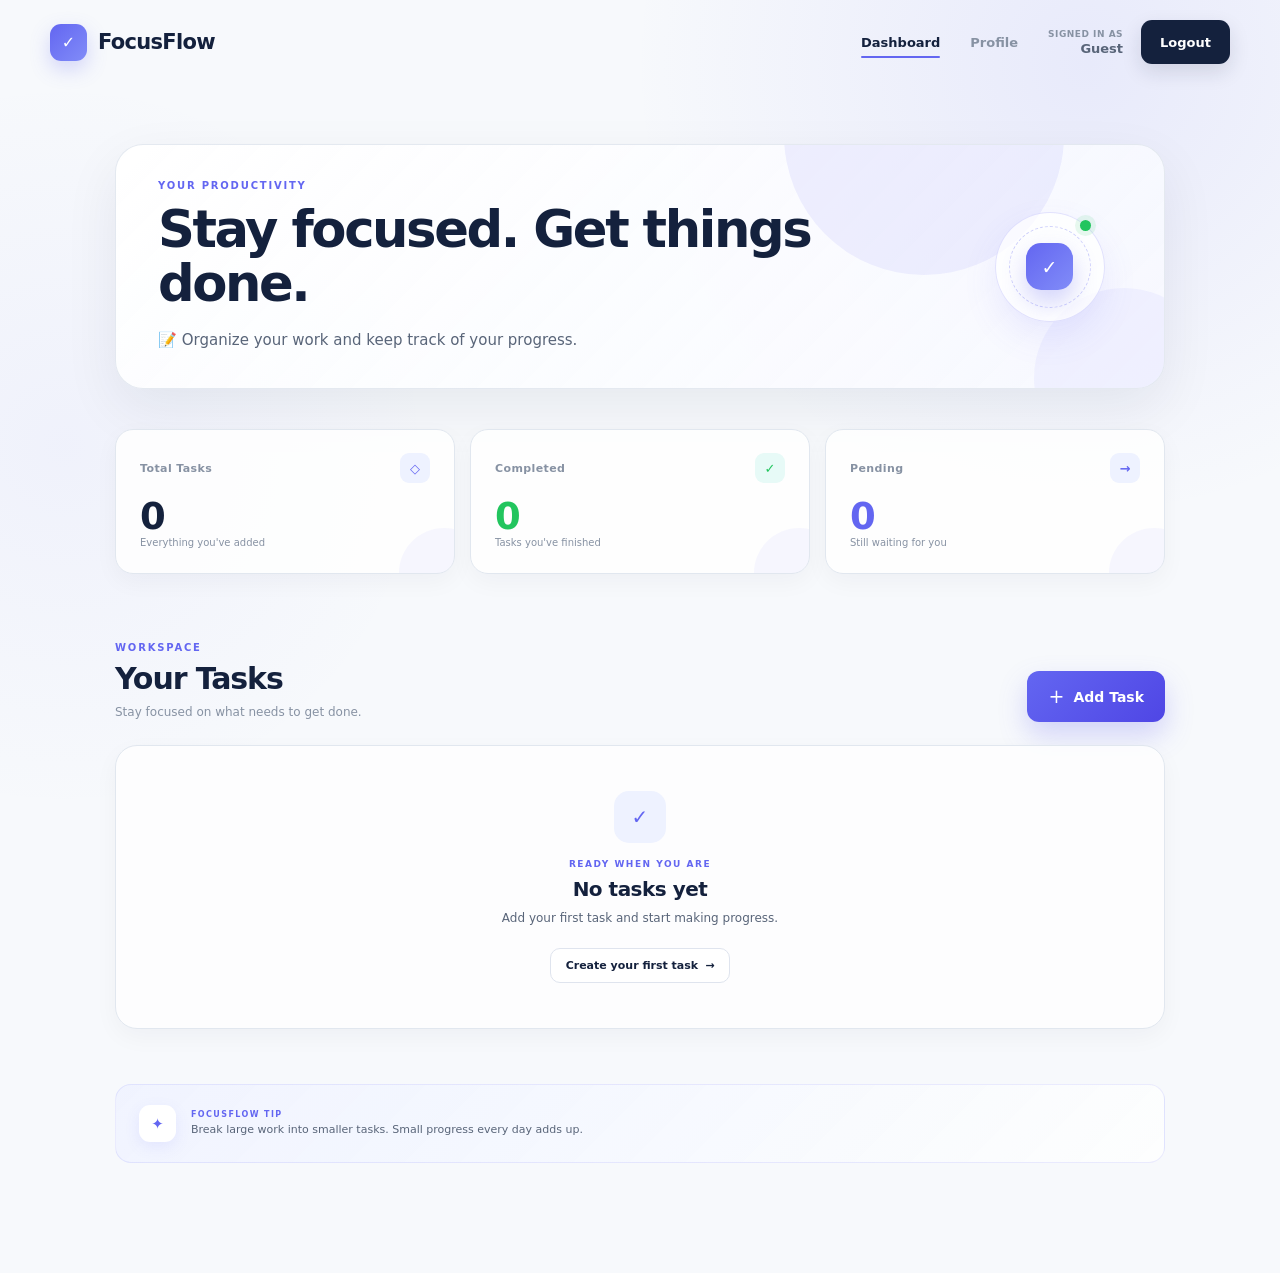
<file: frontend/pages/index.html>
<!DOCTYPE html>
<html lang="en">

<head>

    <meta charset="UTF-8">

    <meta
        name="viewport"
        content="width=device-width, initial-scale=1.0"
    >

    <title>FocusFlow - Dashboard</title>

    <link
        rel="stylesheet"
        href="../css/style.css"
    >

</head>


<body>

    <div id="app">


        <!-- ==========================================
             NAVIGATION
             ========================================== -->

        <header class="topbar">

            <div class="brand">

                <span class="brand-icon">✓</span>

                <h1>FocusFlow</h1>

            </div>


            <nav class="dashboard-nav">

                <a
                    href="index.html"
                    class="nav-link active"
                >
                    Dashboard
                </a>

                <a
                    href="profile.html"
                    class="nav-link"
                >
                    Profile
                </a>

            </nav>


            <div class="user-area">

                <div class="user-greeting">

                    <span class="user-small-label">
                        Signed in as
                    </span>

                    <span id="user-name">
                        Guest
                    </span>

                </div>


                <button
                    id="logout-btn"
                    type="button"
                >
                    Logout
                </button>

            </div>

        </header>



        <!-- ==========================================
             MAIN CONTENT
             ========================================== -->

        <main class="main-content">


            <!-- ======================================
                 HERO
                 ====================================== -->

            <section class="welcome-section">

                <div class="welcome-copy">

                    <p class="eyebrow">
                        YOUR PRODUCTIVITY
                    </p>

                    <h2 id="hero-title"></h2>

                    <p
                        id="hero-subtitle"
                        class="subtitle"
                    ></p>

                </div>


                <div class="welcome-decoration">

                    <div class="focus-orbit">

                        <span class="orbit-dot"></span>

                        <span class="orbit-check">
                            ✓
                        </span>

                    </div>

                </div>

            </section>



            <!-- ======================================
                 QUICK STATS
                 ====================================== -->

            <section class="stats-grid">


                <div class="stat-card">

                    <div class="stat-top">

                        <span class="stat-label">
                            Total Tasks
                        </span>

                        <span class="stat-icon">
                            ◇
                        </span>

                    </div>

                    <strong id="total-tasks">
                        0
                    </strong>

                    <span class="stat-description">
                        Everything you've added
                    </span>

                </div>



                <div class="stat-card completed-card">

                    <div class="stat-top">

                        <span class="stat-label">
                            Completed
                        </span>

                        <span class="stat-icon success-icon">
                            ✓
                        </span>

                    </div>

                    <strong id="completed-tasks">
                        0
                    </strong>

                    <span class="stat-description">
                        Tasks you've finished
                    </span>

                </div>



                <div class="stat-card pending-card">

                    <div class="stat-top">

                        <span class="stat-label">
                            Pending
                        </span>

                        <span class="stat-icon primary-icon">
                            →
                        </span>

                    </div>

                    <strong id="pending-tasks">
                        0
                    </strong>

                    <span class="stat-description">
                        Still waiting for you
                    </span>

                </div>


            </section>



            <!-- ======================================
                 TASK WORKSPACE
                 ====================================== -->

            <section class="task-section">


                <div class="section-header">

                    <div class="section-heading">

                        <p class="eyebrow">
                            WORKSPACE
                        </p>

                        <h3>
                            Your Tasks
                        </h3>

                        <p class="section-description">
                            Stay focused on what needs to get done.
                        </p>

                    </div>


                    <button
                        id="add-task-btn"
                        class="primary-btn"
                        type="button"
                    >

                        <span class="button-plus">
                            +
                        </span>

                        Add Task

                    </button>

                </div>



                <!-- ==================================
                     TASK LIST
                     ================================== -->

                <div
                    id="task-list"
                    class="task-list"
                >

                    <div class="empty-state">

                        <div class="empty-icon">
                            ✓
                        </div>

                        <p class="empty-eyebrow">
                            READY WHEN YOU ARE
                        </p>

                        <h4>
                            No tasks yet
                        </h4>

                        <p>
                            Add your first task and start making progress.
                        </p>

                        <button
                            class="empty-action"
                            type="button"
                            onclick="document.getElementById('add-task-btn').click()"
                        >
                            Create your first task
                            <span>→</span>
                        </button>

                    </div>

                </div>


            </section>



            <!-- ======================================
                 PRODUCTIVITY TIP
                 ====================================== -->

            <section class="productivity-tip">

                <div class="tip-icon">
                    ✦
                </div>

                <div>

                    <p class="tip-label">
                        FOCUSFLOW TIP
                    </p>

                    <p class="tip-text">
                        Break large work into smaller tasks.
                        Small progress every day adds up.
                    </p>

                </div>

            </section>


        </main>



        <!-- ==========================================
             CREATE / EDIT TASK MODAL
             ========================================== -->

        <div
            id="task-modal"
            class="task-modal"
        >

            <div class="task-modal-content">


                <!-- MODAL HEADER -->

                <div class="task-modal-header">

                    <div>

                        <p
                            id="task-modal-eyebrow"
                            class="eyebrow"
                        >
                            NEW TASK
                        </p>

                        <h3 id="task-modal-title">
                            Create a task
                        </h3>

                        <p
                            id="task-modal-subtitle"
                            class="modal-subtitle"
                        >
                            Add something you want to get done.
                        </p>

                    </div>


                    <button
                        id="close-task-modal"
                        class="modal-close-btn"
                        type="button"
                        aria-label="Close task form"
                    >
                        ×
                    </button>

                </div>



                <!-- TASK FORM -->

                <form id="task-form">


                    <!-- TASK TITLE -->

                    <div class="form-group">

                        <label for="task-title">
                            Task title
                        </label>

                        <input
                            type="text"
                            id="task-title"
                            placeholder="What needs to be done?"
                            required
                        >

                    </div>



                    <!-- DESCRIPTION -->

                    <div class="form-group">

                        <label for="task-description">
                            Description
                        </label>

                        <textarea
                            id="task-description"
                            placeholder="Add some details..."
                            rows="4"
                        ></textarea>

                    </div>



                    <!-- PRIORITY -->

                    <div class="form-group">

                        <label for="task-priority">
                            Priority
                        </label>

                        <select id="task-priority">

                            <option value="low">
                                Low
                            </option>

                            <option
                                value="medium"
                                selected
                            >
                                Medium
                            </option>

                            <option value="high">
                                High
                            </option>

                        </select>

                    </div>



                    <!-- CUSTOM DEADLINE PICKER -->

                    <div class="form-group">

                        <label>
                            Deadline
                        </label>


                        <!--
                            Hidden input.

                            JavaScript still uses this same ID:
                            #task-due-date

                            Therefore the backend integration
                            does not need to change.
                        -->

                        <input
                            type="hidden"
                            id="task-due-date"
                        >


                        <div class="custom-date-picker">

                            <button
                                id="date-picker-button"
                                class="date-picker-trigger"
                                type="button"
                            >

                                <span class="date-picker-icon">
                                    ◷
                                </span>

                                <span
                                    id="date-picker-label"
                                    class="date-picker-label"
                                >
                                    Choose date & time
                                </span>

                                <span class="date-picker-arrow">
                                    ▾
                                </span>

                            </button>


                            <!-- CALENDAR PANEL -->

                            <div
                                id="date-picker-panel"
                                class="date-picker-panel"
                            >

                                <div class="calendar-header">

                                    <button
                                        id="previous-month"
                                        class="calendar-nav-btn"
                                        type="button"
                                        aria-label="Previous month"
                                    >
                                        ‹
                                    </button>

                                    <strong
                                        id="calendar-month-label"
                                    >
                                        October 2026
                                    </strong>

                                    <button
                                        id="next-month"
                                        class="calendar-nav-btn"
                                        type="button"
                                        aria-label="Next month"
                                    >
                                        ›
                                    </button>

                                </div>


                                <div
                                    id="calendar-grid"
                                    class="calendar-grid"
                                >
                                </div>


                                <div class="calendar-time-section">

                                    <label for="task-time-input">
                                        Time
                                    </label>

                                    <input
                                        id="task-time-input"
                                        type="time"
                                        value="12:00"
                                    >

                                </div>


                                <div class="calendar-actions">

                                    <button
                                        id="clear-date-button"
                                        class="calendar-secondary-btn"
                                        type="button"
                                    >
                                        Clear
                                    </button>

                                    <button
                                        id="save-date-button"
                                        class="calendar-save-btn"
                                        type="button"
                                    >
                                        Set deadline
                                    </button>

                                </div>

                            </div>

                        </div>

                    </div>



                    <!-- SUBMIT -->

                    <button
                        type="submit"
                        class="primary-btn task-submit-btn"
                        id="task-submit-btn"
                    >
                        Create Task
                    </button>


                </form>


            </div>

        </div>


    </div>



    <!-- ==========================================
         JAVASCRIPT
         ========================================== -->

    <script src="../js/app.js"></script>

</body>

</html>
</file>
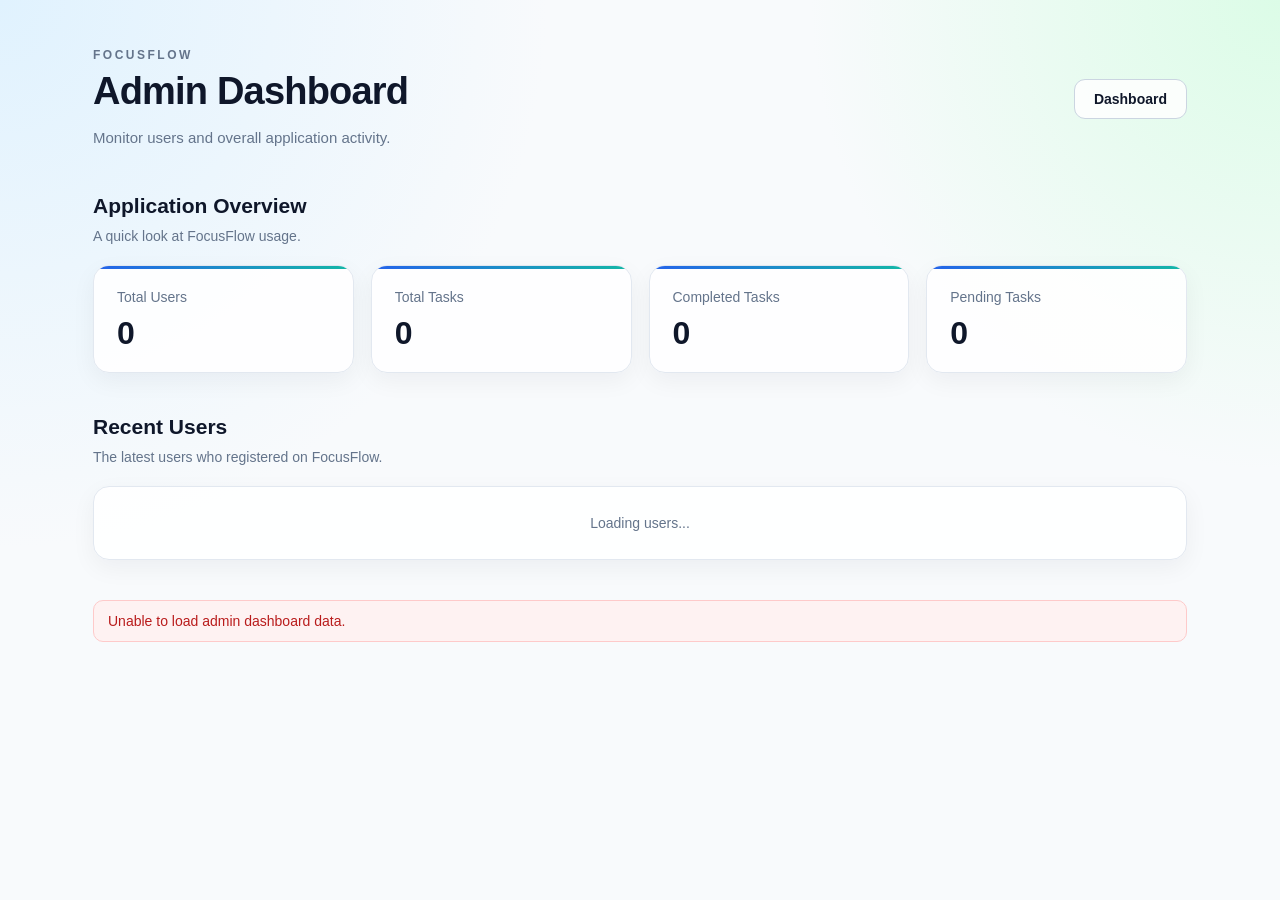
<file: frontend/pages/admin.html>
<!DOCTYPE html>

<html lang="en">

<head>
    <meta charset="UTF-8">


<meta name="viewport" content="width=device-width, initial-scale=1.0">

<title>FocusFlow - Admin Dashboard</title>

<link rel="stylesheet" href="../css/admin.css">


</head>

<body>


<main class="admin-container">

    <!-- Header -->
    <header class="admin-header">

        <div>
            <p class="eyebrow">FOCUSFLOW</p>

            <h1>Admin Dashboard</h1>

            <p class="subtitle">
                Monitor users and overall application activity.
            </p>
        </div>

        <button id="dashboard-btn" class="secondary-btn">
            Dashboard
        </button>

    </header>


    <!-- Statistics -->
    <section class="analytics-section">

        <div class="section-heading">
            <h2>Application Overview</h2>

            <p>
                A quick look at FocusFlow usage.
            </p>
        </div>


        <div class="stats-grid">

            <!-- Total Users -->
            <div class="stat-card">

                <p>Total Users</p>

                <h3 id="total-users">0</h3>

            </div>


            <!-- Total Tasks -->
            <div class="stat-card">

                <p>Total Tasks</p>

                <h3 id="total-tasks">0</h3>

            </div>


            <!-- Completed Tasks -->
            <div class="stat-card">

                <p>Completed Tasks</p>

                <h3 id="completed-tasks">0</h3>

            </div>


            <!-- Pending Tasks -->
            <div class="stat-card">

                <p>Pending Tasks</p>

                <h3 id="pending-tasks">0</h3>

            </div>

        </div>

    </section>


    <!-- Recent Users -->
    <section class="users-section">

        <div class="section-heading">

            <h2>Recent Users</h2>

            <p>
                The latest users who registered on FocusFlow.
            </p>

        </div>


        <div id="users-container" class="users-container">

            <p class="loading-text">
                Loading users...
            </p>

        </div>

    </section>


    <!-- Error Message -->
    <p id="error-message" class="error-message"></p>

</main>


<script src="../js/admin.js"></script>


</body>

</html>
</file>
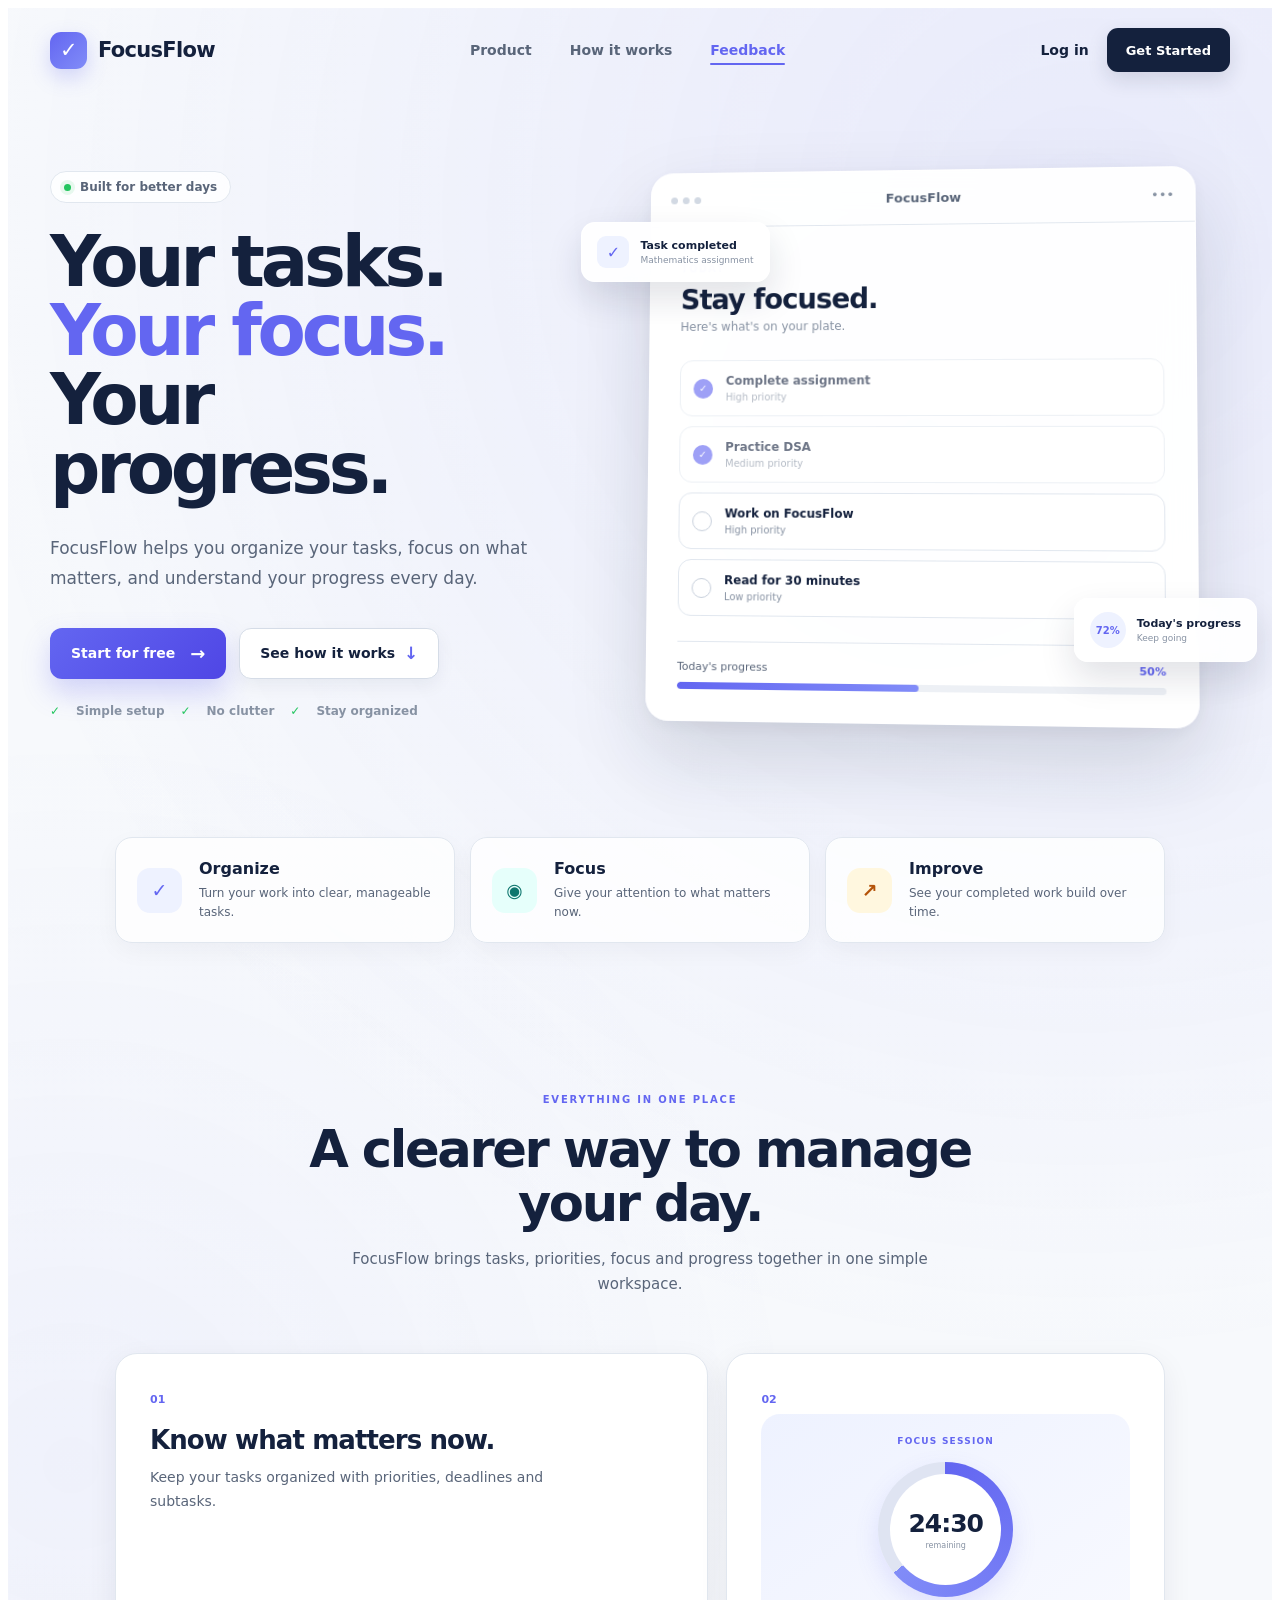
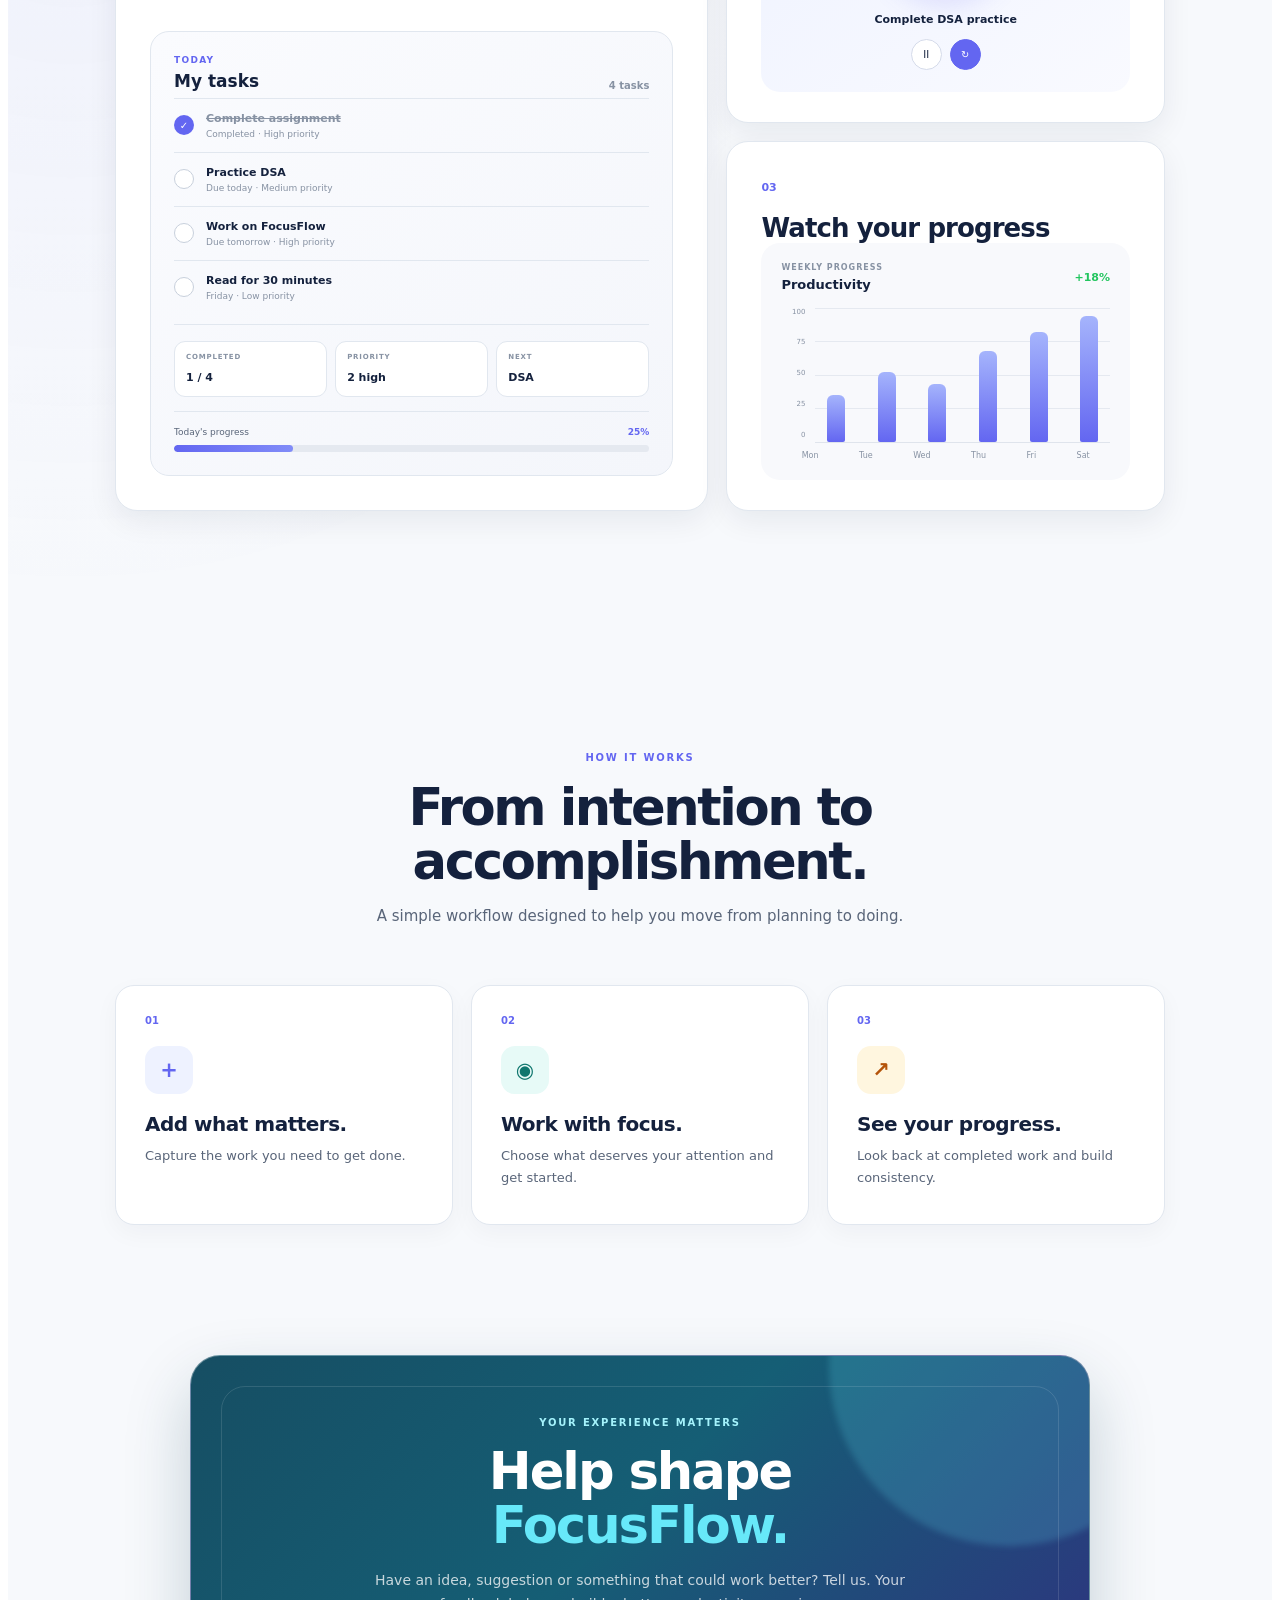
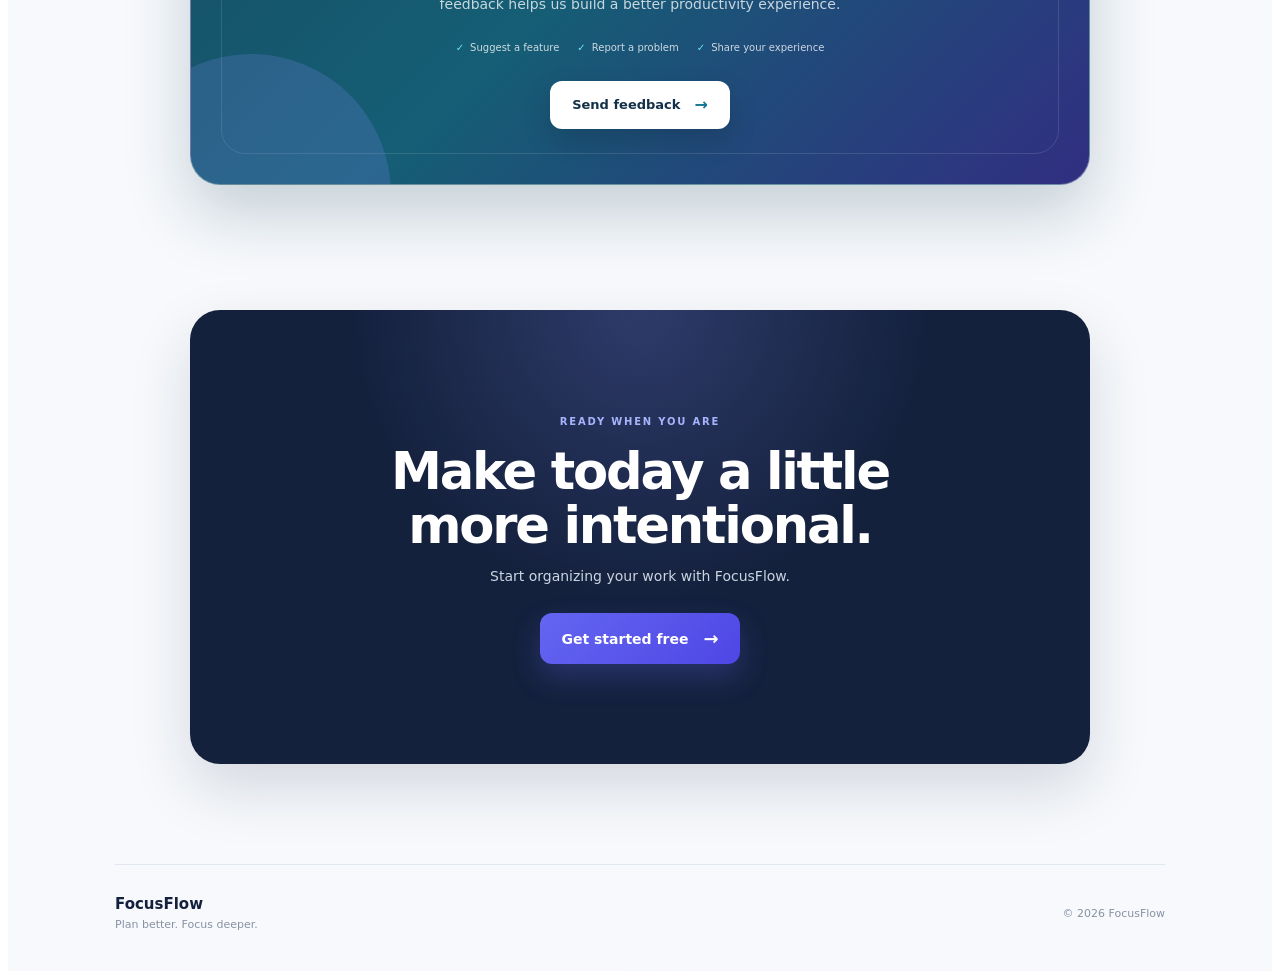
<file: frontend/pages/landing.html>
<!DOCTYPE html>
<html lang="en">

<head>

    <meta charset="UTF-8">

    <meta
        name="viewport"
        content="width=device-width, initial-scale=1.0"
    >

    <title>FocusFlow | Get Things Done</title>

    <link rel="stylesheet" href="../css/landing.css">

</head>


<body>

    <div class="landing-page">


        <!-- =====================================================
             NAVBAR
             ===================================================== -->

        <header class="landing-navbar">

            <a
                href="landing.html"
                class="landing-brand"
            >

                <span class="brand-mark">
                    ✓
                </span>

                <span>
                    FocusFlow
                </span>

            </a>


            <nav class="landing-nav">

                <a href="#product">
                    Product
                </a>

                <a href="#how-it-works">
                    How it works
                </a>

                <a href="#feedback">
                    Feedback
                </a>

            </nav>


            <div class="landing-actions">

                <a
                    href="login.html"
                    class="login-link"
                >
                    Log in
                </a>

                <a
                    href="register.html"
                    class="signup-button"
                >
                    Get Started
                </a>

            </div>

        </header>



        <main>


            <!-- =================================================
                 HERO
                 ================================================= -->

            <section class="hero-section">


                <div class="hero-content">

                    <div class="hero-badge">

                        <span class="badge-dot"></span>

                        Built for better days

                    </div>


                    <h1>

                        Your tasks.
                        <span>Your focus.</span>
                        Your progress.

                    </h1>


                    <p class="hero-description">

                        FocusFlow helps you organize your tasks,
                        focus on what matters, and understand
                        your progress every day.

                    </p>


                    <div class="hero-actions">

                        <a
                            href="register.html"
                            class="hero-primary-button"
                        >

                            Start for free

                            <span>→</span>

                        </a>


                        <a
                            href="#product"
                            class="hero-secondary-button"
                        >

                            See how it works

                            <span>↓</span>

                        </a>

                    </div>


                    <div class="hero-note">

                        <span>✓</span>
                        Simple setup

                        <span>✓</span>
                        No clutter

                        <span>✓</span>
                        Stay organized

                    </div>

                </div>



                <!-- HERO PRODUCT -->

                <div class="hero-product">


                    <div class="floating-card floating-card-one">

                        <span class="floating-icon">
                            ✓
                        </span>

                        <div>

                            <strong>
                                Task completed
                            </strong>

                            <small>
                                Mathematics assignment
                            </small>

                        </div>

                    </div>



                    <div class="floating-card floating-card-two">

                        <span class="floating-progress">
                            72%
                        </span>

                        <div>

                            <strong>
                                Today's progress
                            </strong>

                            <small>
                                Keep going
                            </small>

                        </div>

                    </div>



                    <div class="product-window">


                        <div class="product-window-header">

                            <div class="window-dots">

                                <span></span>
                                <span></span>
                                <span></span>

                            </div>


                            <span class="window-title">
                                FocusFlow
                            </span>


                            <span class="window-menu">
                                •••
                            </span>

                        </div>



                        <div class="product-body">


                            <div class="product-greeting">

                                <span>
                                    TODAY
                                </span>

                                <h3>
                                    Stay focused.
                                </h3>

                                <p>
                                    Here's what's on your plate.
                                </p>

                            </div>



                            <div class="preview-task-list">


                                <div class="preview-task completed">

                                    <span class="task-check">
                                        ✓
                                    </span>

                                    <div>

                                        <strong>
                                            Complete assignment
                                        </strong>

                                        <small>
                                            High priority
                                        </small>

                                    </div>

                                </div>


                                <div class="preview-task completed">

                                    <span class="task-check">
                                        ✓
                                    </span>

                                    <div>

                                        <strong>
                                            Practice DSA
                                        </strong>

                                        <small>
                                            Medium priority
                                        </small>

                                    </div>

                                </div>


                                <div class="preview-task">

                                    <span class="task-circle"></span>

                                    <div>

                                        <strong>
                                            Work on FocusFlow
                                        </strong>

                                        <small>
                                            High priority
                                        </small>

                                    </div>

                                </div>


                                <div class="preview-task">

                                    <span class="task-circle"></span>

                                    <div>

                                        <strong>
                                            Read for 30 minutes
                                        </strong>

                                        <small>
                                            Low priority
                                        </small>

                                    </div>

                                </div>

                            </div>



                            <div class="preview-progress">

                                <div class="progress-header">

                                    <span>
                                        Today's progress
                                    </span>

                                    <strong>
                                        50%
                                    </strong>

                                </div>


                                <div class="progress-track">

                                    <div class="progress-value"></div>

                                </div>

                            </div>

                        </div>

                    </div>

                </div>

            </section>



            <!-- =================================================
                 VALUE STRIP
                 ================================================= -->

            <section class="value-strip">


                <article class="value-card">

                    <div class="value-icon">
                        ✓
                    </div>

                    <div>

                        <strong>
                            Organize
                        </strong>

                        <span>
                            Turn your work into clear,
                            manageable tasks.
                        </span>

                    </div>

                </article>



                <article class="value-card">

                    <div class="value-icon">
                        ◉
                    </div>

                    <div>

                        <strong>
                            Focus
                        </strong>

                        <span>
                            Give your attention to
                            what matters now.
                        </span>

                    </div>

                </article>



                <article class="value-card">

                    <div class="value-icon">
                        ↗
                    </div>

                    <div>

                        <strong>
                            Improve
                        </strong>

                        <span>
                            See your completed work
                            build over time.
                        </span>

                    </div>

                </article>

            </section>



            <!-- =================================================
                 PRODUCT
                 ================================================= -->

            <section
                id="product"
                class="product-section"
            >


                <div class="section-heading">

                    <span>
                        EVERYTHING IN ONE PLACE
                    </span>

                    <h2>
                        A clearer way to
                        manage your day.
                    </h2>

                    <p>
                        FocusFlow brings tasks, priorities,
                        focus and progress together in one
                        simple workspace.
                    </p>

                </div>



                <div class="product-grid">


                    <!-- =================================================
                         LARGE TASK CARD
                         ================================================= -->

                    <article class="product-feature large">


                        <div class="feature-content">

                            <span class="feature-number">
                                01
                            </span>

                            <h3>
                                Know what matters now.
                            </h3>

                            <p>
                                Keep your tasks organized with
                                priorities, deadlines and subtasks.
                            </p>

                        </div>



                        <div class="mini-task-ui">


                            <div class="mini-task-header">

                                <div>

                                    <span>
                                        TODAY
                                    </span>

                                    <strong>
                                        My tasks
                                    </strong>

                                </div>

                                <strong>
                                    4 tasks
                                </strong>

                            </div>



                            <div class="mini-task done">

                                <span class="mini-check">
                                    ✓
                                </span>

                                <div>

                                    <strong>
                                        Complete assignment
                                    </strong>

                                    <small>
                                        Completed · High priority
                                    </small>

                                </div>

                            </div>



                            <div class="mini-task">

                                <span class="mini-circle"></span>

                                <div>

                                    <strong>
                                        Practice DSA
                                    </strong>

                                    <small>
                                        Due today · Medium priority
                                    </small>

                                </div>

                            </div>



                            <div class="mini-task">

                                <span class="mini-circle"></span>

                                <div>

                                    <strong>
                                        Work on FocusFlow
                                    </strong>

                                    <small>
                                        Due tomorrow · High priority
                                    </small>

                                </div>

                            </div>



                            <div class="mini-task">

                                <span class="mini-circle"></span>

                                <div>

                                    <strong>
                                        Read for 30 minutes
                                    </strong>

                                    <small>
                                        Friday · Low priority
                                    </small>

                                </div>

                            </div>



                            <div class="task-insight-row">

                                <div class="insight-item">

                                    <span>
                                        COMPLETED
                                    </span>

                                    <strong>
                                        1 / 4
                                    </strong>

                                </div>


                                <div class="insight-item">

                                    <span>
                                        PRIORITY
                                    </span>

                                    <strong>
                                        2 high
                                    </strong>

                                </div>


                                <div class="insight-item">

                                    <span>
                                        NEXT
                                    </span>

                                    <strong>
                                        DSA
                                    </strong>

                                </div>

                            </div>



                            <div class="mini-progress">

                                <div class="mini-progress-header">

                                    <span>
                                        Today's progress
                                    </span>

                                    <strong>
                                        25%
                                    </strong>

                                </div>


                                <div class="mini-progress-track">

                                    <div class="mini-progress-value"></div>

                                </div>

                            </div>

                        </div>

                    </article>



                    <!-- =================================================
                         FOCUS CARD
                         ================================================= -->

                    <article class="product-feature focus-feature">


                        <span class="feature-number">
                            02
                        </span>


                        <h3>
                            Focus without the noise.
                        </h3>


                        <p>
                            Choose one task and give it
                            your full attention.
                        </p>


                        <div class="focus-mini">


                            <span>
                                FOCUS SESSION
                            </span>


                            <div class="timer-circle">

                                <div class="timer-inner">

                                    <strong>
                                        24:32
                                    </strong>

                                    <small>
                                        remaining
                                    </small>

                                </div>

                            </div>


                            <strong class="focus-task-name">
                                Complete DSA practice
                            </strong>


                            <div class="timer-controls">

                                <button
                                    type="button"
                                    class="timer-control"
                                    data-timer-action="pause"
                                >
                                    II
                                </button>

                                <button
                                    type="button"
                                    class="timer-control primary"
                                    data-timer-action="reset"
                                >
                                    ↻
                                </button>

                            </div>

                        </div>

                    </article>



                    <!-- =================================================
                         ANALYTICS CARD
                         ================================================= -->

                    <article class="product-feature analytics-feature">


                        <span class="feature-number">
                            03
                        </span>


                        <h3>
                            Watch your progress grow.
                        </h3>


                        <p>
                            Turn completed work into a
                            simple view of your consistency.
                        </p>


                        <div class="mini-analytics">


                            <div class="analytics-top">

                                <div>

                                    <span>
                                        WEEKLY PROGRESS
                                    </span>

                                    <strong>
                                        Productivity
                                    </strong>

                                </div>

                                <strong class="analytics-growth">
                                    +18%
                                </strong>

                            </div>


                            <div class="chart-area">

                                <div class="chart-y-axis">

                                    <span>100</span>
                                    <span>75</span>
                                    <span>50</span>
                                    <span>25</span>
                                    <span>0</span>

                                </div>


                                <div class="chart">

                                    <div class="chart-grid-line line-one"></div>
                                    <div class="chart-grid-line line-two"></div>
                                    <div class="chart-grid-line line-three"></div>
                                    <div class="chart-grid-line line-four"></div>


                                    <div class="chart-bars">

                                        <div
                                            class="chart-bar"
                                            data-value="35"
                                        >
                                            <span></span>
                                        </div>

                                        <div
                                            class="chart-bar"
                                            data-value="52"
                                        >
                                            <span></span>
                                        </div>

                                        <div
                                            class="chart-bar"
                                            data-value="43"
                                        >
                                            <span></span>
                                        </div>

                                        <div
                                            class="chart-bar"
                                            data-value="68"
                                        >
                                            <span></span>
                                        </div>

                                        <div
                                            class="chart-bar"
                                            data-value="82"
                                        >
                                            <span></span>
                                        </div>

                                        <div
                                            class="chart-bar"
                                            data-value="94"
                                        >
                                            <span></span>
                                        </div>

                                    </div>

                                </div>

                            </div>


                            <div class="analytics-bottom">

                                <span>Mon</span>
                                <span>Tue</span>
                                <span>Wed</span>
                                <span>Thu</span>
                                <span>Fri</span>
                                <span>Sat</span>

                            </div>

                        </div>

                    </article>

                </div>

            </section>



            <!-- =================================================
                 HOW IT WORKS
                 ================================================= -->

            <section
                id="how-it-works"
                class="how-section"
            >


                <div class="section-heading">

                    <span>
                        HOW IT WORKS
                    </span>

                    <h2>
                        From intention to
                        accomplishment.
                    </h2>

                    <p>
                        A simple workflow designed to
                        help you move from planning to doing.
                    </p>

                </div>



                <div class="steps">


                    <article class="step">

                        <div class="step-number">
                            01
                        </div>

                        <div class="step-icon">
                            +
                        </div>

                        <h3>
                            Add what matters.
                        </h3>

                        <p>
                            Capture the work you need
                            to get done.
                        </p>

                    </article>



                    <article class="step">

                        <div class="step-number">
                            02
                        </div>

                        <div class="step-icon">
                            ◉
                        </div>

                        <h3>
                            Work with focus.
                        </h3>

                        <p>
                            Choose what deserves your
                            attention and get started.
                        </p>

                    </article>



                    <article class="step">

                        <div class="step-number">
                            03
                        </div>

                        <div class="step-icon">
                            ↗
                        </div>

                        <h3>
                            See your progress.
                        </h3>

                        <p>
                            Look back at completed work
                            and build consistency.
                        </p>

                    </article>

                </div>

            </section>



            <!-- =================================================
                 FEEDBACK
                 ================================================= -->

            <section
                id="feedback"
                class="feedback-section"
            >


                <div class="feedback-glow"></div>


                <div class="feedback-content">

                    <span class="feedback-eyebrow">
                        YOUR EXPERIENCE MATTERS
                    </span>


                    <h2>
                        Help shape
                        <span>FocusFlow.</span>
                    </h2>


                    <p>
                        Have an idea, suggestion or something
                        that could work better? Tell us.
                        Your feedback helps us build a better
                        productivity experience.
                    </p>


                    <div class="feedback-points">

                        <span>
                            <b>✓</b>
                            Suggest a feature
                        </span>

                        <span>
                            <b>✓</b>
                            Report a problem
                        </span>

                        <span>
                            <b>✓</b>
                            Share your experience
                        </span>

                    </div>


                    <a
                        href="mailto:focusflow.app@gmail.com"
                        class="feedback-button"
                    >
                        Send feedback
                        <span>→</span>
                    </a>

                </div>

            </section>



            <!-- =================================================
                 FINAL CTA
                 ================================================= -->

            <section class="final-cta">


                <span>
                    READY WHEN YOU ARE
                </span>


                <h2>
                    Make today a little
                    more intentional.
                </h2>


                <p>
                    Start organizing your work with FocusFlow.
                </p>


                <a
                    href="register.html"
                    class="hero-primary-button"
                >
                    Get started free
                    <span>→</span>
                </a>

            </section>

        </main>



        <!-- =====================================================
             FOOTER
             ===================================================== -->

        <footer class="landing-footer">


            <div>

                <strong>
                    FocusFlow
                </strong>

                <span>
                    Plan better. Focus deeper.
                </span>

            </div>


            <span>
                © 2026 FocusFlow
            </span>

        </footer>

    </div>


    <script src="../js/landing.js"></script>

</body>

</html>
</file>
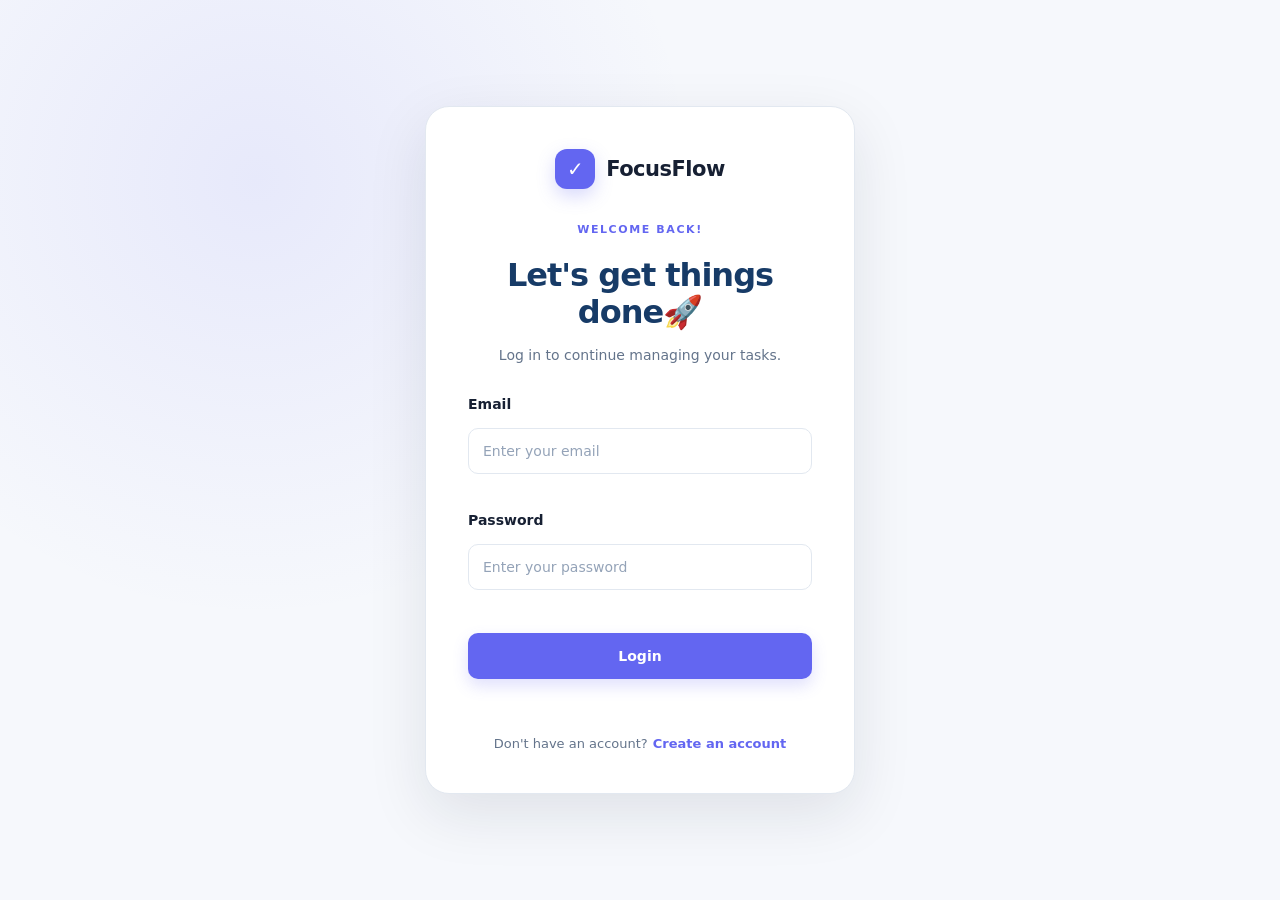
<file: frontend/pages/login.html>
<!DOCTYPE html>
<html lang="en">

<head>

    <meta charset="UTF-8">

    <meta name="viewport" content="width=device-width, initial-scale=1.0">

    <title>Login | FocusFlow</title>

    <link rel="stylesheet" href="../css/style.css">

    <link rel="stylesheet" href="../css/login.css">

</head>


<body>

    <main class="auth-page">

        <div class="auth-card">

            <!-- Brand -->

            <div class="auth-brand">

                <div class="auth-brand-icon">
                    ✓
                </div>

                <span>FocusFlow</span>

            </div>


            <!-- Heading -->

            <div class="auth-heading">

                <p class="auth-eyebrow">
                    WELCOME BACK!
                </p>

                <h1>
                    Let's get things done🚀
                </h1>

                <p>
                    Log in to continue managing your tasks.
                </p>

            </div>


            <!-- Login Form -->

            <form id="login-form">

                <div class="form-group">

                    <label for="email">
                        Email
                    </label>

                    <input
                        type="email"
                        id="email"
                        name="email"
                        placeholder="Enter your email"
                        autocomplete="email"
                        required
                    >

                </div>


                <div class="form-group">

                    <label for="password">
                        Password
                    </label>

                    <input
                        type="password"
                        id="password"
                        name="password"
                        placeholder="Enter your password"
                        autocomplete="current-password"
                        required
                    >

                </div>


                <button
                    type="submit"
                    class="login-btn"
                    id="login-btn"
                >
                    Login
                </button>

            </form>


            <!-- Login message -->

            <p id="login-message" class="auth-message"></p>


            <!-- Register link -->

            <div class="auth-footer">

                <span>
                    Don't have an account?
                </span>

                <a href="register.html">
                    Create an account
                </a>

            </div>

        </div>

    </main>

    <script src="../js/login.js"></script>

</body>

</html>
</file>
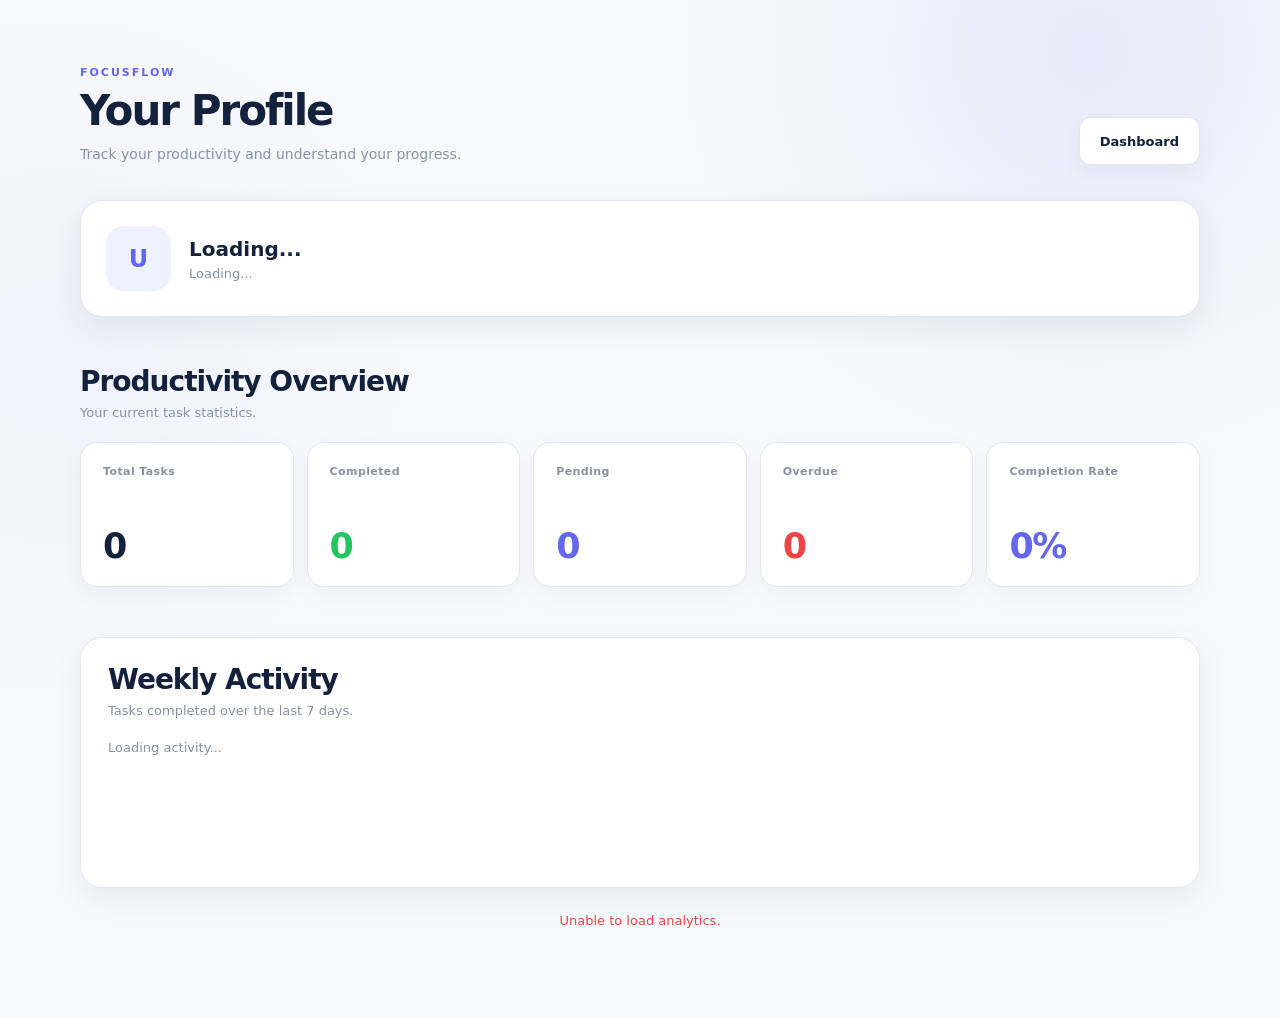
<file: frontend/pages/profile.html>
<!DOCTYPE html>
<html lang="en">
<head>
    <meta charset="UTF-8">

    <meta name="viewport" content="width=device-width, initial-scale=1.0">

    <title>FocusFlow - Profile</title>

    <link rel="stylesheet" href="../css/profile.css">
</head>

<body>

    <main class="profile-container">

        <header class="profile-header">
            <div>
                <p class="eyebrow">FOCUSFLOW</p>
                <h1>Your Profile</h1>
                <p class="subtitle">
                    Track your productivity and understand your progress.
                </p>
            </div>

            <button id="dashboard-btn" class="secondary-btn">
                Dashboard
            </button>
        </header>

            <button id="admin-btn" class="secondary-btn" style="display: none;">
                Admin Dashboard
            </button>


        <!-- User information -->

        <section class="profile-card user-card">

            <div class="avatar" id="user-avatar">
                U
            </div>

            <div class="user-info">
                <h2 id="profile-name">Loading...</h2>
                <p id="profile-email">Loading...</p>
            </div>

        </section>


        <!-- Analytics -->

        <section class="analytics-section">

            <div class="section-heading">
                <h2>Productivity Overview</h2>
                <p>Your current task statistics.</p>
            </div>


            <div class="stats-grid">

                <div class="stat-card">
                    <p>Total Tasks</p>
                    <h3 id="total-tasks">0</h3>
                </div>

                <div class="stat-card">
                    <p>Completed</p>
                    <h3 id="completed-tasks">0</h3>
                </div>

                <div class="stat-card">
                    <p>Pending</p>
                    <h3 id="pending-tasks">0</h3>
                </div>

                <div class="stat-card">
                    <p>Overdue</p>
                    <h3 id="overdue-tasks">0</h3>
                </div>

                <div class="stat-card completion-card">
                    <p>Completion Rate</p>
                    <h3 id="completion-rate">0%</h3>
                </div>

            </div>

        </section>


        <!-- Weekly activity -->

        <section class="profile-card activity-card">

            <div class="section-heading">
                <h2>Weekly Activity</h2>
                <p>Tasks completed over the last 7 days.</p>
            </div>

            <div id="activity-container" class="activity-container">
                <p class="loading-text">Loading activity...</p>
            </div>

        </section>


        <p id="error-message" class="error-message"></p>

    </main>


    <script src="../js/profile.js"></script>

</body>
</html>
</file>
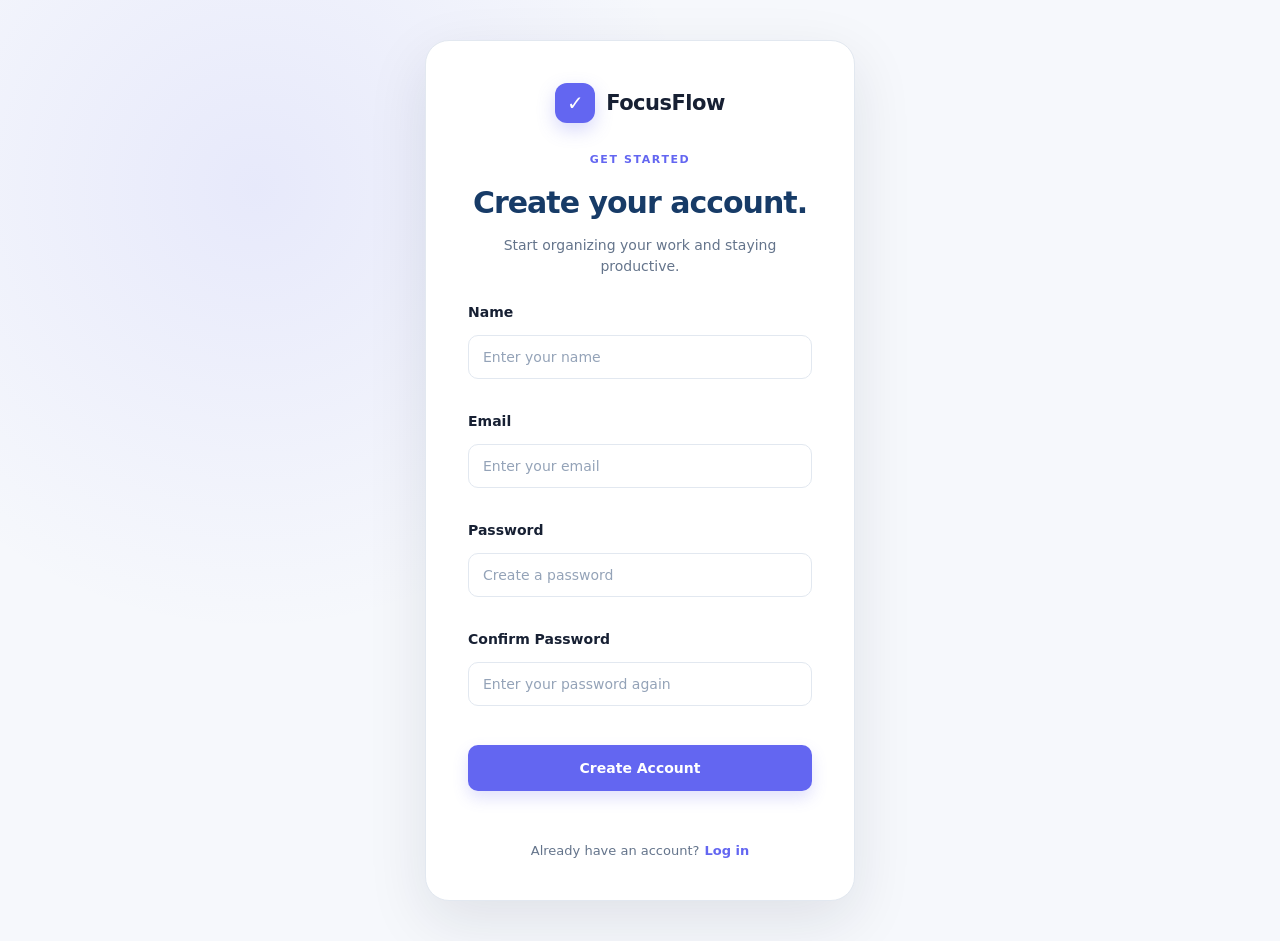
<file: frontend/pages/register.html>
<!DOCTYPE html>
<html lang="en">

<head>

    <meta charset="UTF-8">

    <meta name="viewport" content="width=device-width, initial-scale=1.0">

    <title>Register | FocusFlow</title>

    <link rel="stylesheet" href="../css/style.css">

    <link rel="stylesheet" href="../css/register.css">

</head>






<body>

    <main class="auth-page">

        <div class="auth-card">

            <!-- Brand -->

            <div class="auth-brand">

                <div class="auth-brand-icon">
                    ✓
                </div>

                <span>FocusFlow</span>

            </div>


            <!-- Heading -->

            <div class="auth-heading">

                <p class="auth-eyebrow">
                    GET STARTED
                </p>

                <h1>
                    Create your account.
                </h1>

                <p>
                    Start organizing your work and staying productive.
                </p>

            </div>


            <!-- Register Form -->

            <form id="register-form">

                <div class="form-group">

                    <label for="name">
                        Name
                    </label>

                    <input
                        type="text"
                        id="name"
                        name="name"
                        placeholder="Enter your name"
                        autocomplete="name"
                        required
                    >

                </div>


                <div class="form-group">

                    <label for="email">
                        Email
                    </label>

                    <input
                        type="email"
                        id="email"
                        name="email"
                        placeholder="Enter your email"
                        autocomplete="email"
                        required
                    >

                </div>


                <div class="form-group">

                    <label for="password">
                        Password
                    </label>

                    <input
                        type="password"
                        id="password"
                        name="password"
                        placeholder="Create a password"
                        autocomplete="new-password"
                        required
                    >

                </div>


                <div class="form-group">

                    <label for="confirm-password">
                        Confirm Password
                    </label>

                    <input
                        type="password"
                        id="confirm-password"
                        name="confirm-password"
                        placeholder="Enter your password again"
                        autocomplete="new-password"
                        required
                    >

                </div>


                <button
                    type="submit"
                    class="login-btn"
                    id="register-btn"
                >
                    Create Account
                </button>

            </form>


            <!-- Register message -->

            <p id="register-message" class="auth-message"></p>


            <!-- Login link -->

            <div class="auth-footer">

                <span>
                    Already have an account?
                </span>

                <a href="login.html">
                    Log in
                </a>

            </div>

        </div>

        

    </main>

    <script src="../js/register.js"></script>

</body>

</html>
</file>
<file: frontend/css/style.css>
/* =========================================================
   FOCUSFLOW DASHBOARD
   ========================================================= */


/* =========================================================
   1. VARIABLES
   ========================================================= */

:root {

    --bg: #f7f9fc;

    --white: #ffffff;

    --heading: #14213d;

    --text: #596579;

    --muted: #8792a3;

    --primary: #6366f1;

    --primary-dark: #4f46e5;

    --primary-light: #eef2ff;

    --success: #22c55e;

    --success-dark: #16a34a;

    --success-light: #e7faf7;

    --warning: #b45309;

    --warning-light: #fff6df;

    --danger: #ef4444;

    --danger-dark: #dc2626;

    --danger-light: #fef2f2;

    --border: #e1e7ef;

    --shadow:
        0 20px 55px rgba(20, 33, 61, 0.09);

    --small-shadow:
        0 10px 30px rgba(20, 33, 61, 0.07);

    --radius: 22px;
}


/* =========================================================
   2. RESET
   ========================================================= */

* {
    box-sizing: border-box;
}


html {
    scroll-behavior: smooth;
}


body {

    min-height: 100vh;

    margin: 0;

    color: var(--heading);

    background:
        radial-gradient(
            circle at 85% 5%,
            rgba(99, 102, 241, 0.10),
            transparent 28%
        ),
        radial-gradient(
            circle at 5% 35%,
            rgba(99, 102, 241, 0.05),
            transparent 25%
        ),
        var(--bg);

    font-family:
        Inter,
        ui-sans-serif,
        system-ui,
        -apple-system,
        BlinkMacSystemFont,
        "Segoe UI",
        sans-serif;

    -webkit-font-smoothing: antialiased;
}


button,
input,
textarea,
select {
    font-family: inherit;
}


button {
    cursor: pointer;
}


button:disabled {
    cursor: not-allowed;
    opacity: 0.65;
}


a {
    color: inherit;
    text-decoration: none;
}


::selection {
    color: white;
    background: var(--primary);
}


#app {
    min-height: 100vh;
}


/* =========================================================
   3. TOP NAVIGATION
   ========================================================= */

.topbar {

    width:
        min(
            1180px,
            calc(100% - 48px)
        );

    min-height: 84px;

    margin: auto;

    display: flex;

    align-items: center;

    justify-content: space-between;

    gap: 30px;
}


/* BRAND */

.brand {

    display: flex;

    align-items: center;

    gap: 11px;

    flex-shrink: 0;
}


.brand-icon {

    width: 37px;

    height: 37px;

    display: grid;

    place-items: center;

    border-radius: 11px;

    color: white;

    background:
        linear-gradient(
            135deg,
            var(--primary),
            #818cf8
        );

    font-size: 16px;

    font-weight: 800;

    box-shadow:
        0 8px 20px rgba(99, 102, 241, 0.25);
}


.brand h1 {

    margin: 0;

    color: var(--heading);

    font-size: 21px;

    font-weight: 800;

    letter-spacing: -0.7px;
}


/* NAV */

.dashboard-nav {

    display: flex;

    align-items: center;

    gap: 30px;

    margin-left: auto;
}


.nav-link {

    position: relative;

    padding: 8px 0;

    color: var(--muted);

    font-size: 13px;

    font-weight: 700;

    transition:
        color 0.2s ease;
}


.nav-link::after {

    content: "";

    position: absolute;

    left: 0;

    right: 0;

    bottom: 0;

    height: 2px;

    border-radius: 99px;

    background: var(--primary);

    transform:
        scaleX(0);

    transition:
        transform 0.2s ease;
}


.nav-link:hover {

    color: var(--heading);
}


.nav-link:hover::after,
.nav-link.active::after {

    transform:
        scaleX(1);
}


.nav-link.active {

    color: var(--heading);
}


/* USER AREA */

.user-area {

    display: flex;

    align-items: center;

    gap: 18px;
}


.user-greeting {

    display: flex;

    flex-direction: column;

    align-items: flex-end;

    gap: 2px;
}


.user-small-label {

    color: var(--muted);

    font-size: 9px;

    font-weight: 700;

    letter-spacing: 0.5px;

    text-transform: uppercase;
}


#user-name {

    max-width: 150px;

    overflow: hidden;

    color: var(--text);

    font-size: 13px;

    font-weight: 750;

    text-overflow: ellipsis;

    white-space: nowrap;
}


/* LOGOUT */

#logout-btn {

    min-height: 44px;

    padding: 0 19px;

    border: none;

    border-radius: 11px;

    color: white;

    background: var(--heading);

    font-size: 13px;

    font-weight: 700;

    box-shadow:
        0 8px 20px rgba(20, 33, 61, 0.13);

    transition:
        transform 0.2s ease,
        box-shadow 0.2s ease;
}


#logout-btn:hover {

    transform:
        translateY(-2px);

    box-shadow:
        0 13px 28px rgba(20, 33, 61, 0.18);
}


#logout-btn:active {

    transform:
        scale(0.97);
}


/* =========================================================
   4. MAIN CONTENT
   ========================================================= */

.main-content {

    width:
        min(
            1050px,
            calc(100% - 48px)
        );

    margin: auto;

    padding:
        60px 0 110px;
}


/* =========================================================
   5. HERO
   ========================================================= */

.welcome-section {

    position: relative;

    min-height: 230px;

    display: flex;

    align-items: center;

    justify-content: space-between;

    gap: 40px;

    margin-bottom: 40px;

    padding:
        35px 42px;

    overflow: hidden;

    border:
        1px solid rgba(225, 231, 239, 0.9);

    border-radius: 28px;

    background:
        linear-gradient(
            135deg,
            rgba(255, 255, 255, 0.94),
            rgba(248, 249, 255, 0.82)
        );

    box-shadow:
        0 20px 55px rgba(20, 33, 61, 0.07);
}


.welcome-section::before {

    content: "";

    position: absolute;

    width: 280px;

    height: 280px;

    top: -150px;

    right: 100px;

    border-radius: 50%;

    background:
        rgba(99, 102, 241, 0.09);
}


.welcome-section::after {

    content: "";

    position: absolute;

    width: 180px;

    height: 180px;

    right: -50px;

    bottom: -80px;

    border-radius: 50%;

    background:
        rgba(99, 102, 241, 0.06);
}


.welcome-copy {

    position: relative;

    z-index: 2;

    max-width: 680px;
}


.eyebrow {

    margin:
        0 0 12px;

    color: var(--primary);

    font-size: 10px;

    letter-spacing: 1.8px;

    font-weight: 800;
}


.welcome-section h2 {

    margin: 0;

    color: var(--heading);

    font-size:
        clamp(38px, 4vw, 53px);

    line-height: 1.05;

    letter-spacing: -2.4px;

    font-weight: 850;
}


.subtitle {

    max-width: 580px;

    margin:
        17px 0 0;

    color: var(--text);

    font-size: 15px;

    line-height: 1.7;
}


/* HERO DECORATION */

.welcome-decoration {

    position: relative;

    z-index: 2;

    width: 145px;

    height: 145px;

    display: grid;

    place-items: center;

    flex-shrink: 0;
}


.focus-orbit {

    position: relative;

    width: 110px;

    height: 110px;

    display: grid;

    place-items: center;

    border:
        1px solid rgba(99, 102, 241, 0.18);

    border-radius: 50%;

    background:
        rgba(255, 255, 255, 0.72);

    box-shadow:
        0 15px 35px rgba(99, 102, 241, 0.10);
}


.focus-orbit::before {

    content: "";

    position: absolute;

    inset: 13px;

    border:
        1px dashed rgba(99, 102, 241, 0.30);

    border-radius: 50%;
}


.orbit-check {

    position: relative;

    z-index: 2;

    width: 47px;

    height: 47px;

    display: grid;

    place-items: center;

    border-radius: 15px;

    color: white;

    background:
        linear-gradient(
            135deg,
            var(--primary),
            #818cf8
        );

    font-size: 19px;

    font-weight: 800;

    box-shadow:
        0 12px 25px rgba(99, 102, 241, 0.28);
}


.orbit-dot {

    position: absolute;

    top: 7px;

    right: 13px;

    width: 11px;

    height: 11px;

    border-radius: 50%;

    background: var(--success);

    box-shadow:
        0 0 0 5px rgba(34, 197, 94, 0.10);
}


/* =========================================================
   6. STATISTICS
   ========================================================= */

.stats-grid {

    display: grid;

    grid-template-columns:
        repeat(3, 1fr);

    gap: 15px;

    margin-bottom: 68px;
}


.stat-card {

    position: relative;

    min-height: 145px;

    padding: 23px 24px;

    display: flex;

    flex-direction: column;

    justify-content: space-between;

    overflow: hidden;

    border:
        1px solid var(--border);

    border-radius: 18px;

    background:
        rgba(255, 255, 255, 0.86);

    box-shadow:
        0 8px 25px rgba(20, 33, 61, 0.04);

    transition:
        transform 0.25s ease,
        box-shadow 0.25s ease;
}


.stat-card::after {

    content: "";

    position: absolute;

    width: 90px;

    height: 90px;

    right: -35px;

    bottom: -45px;

    border-radius: 50%;

    background:
        rgba(99, 102, 241, 0.05);
}


.stat-card:hover {

    transform:
        translateY(-5px);

    box-shadow:
        0 15px 35px rgba(20, 33, 61, 0.09);
}


.stat-top {

    display: flex;

    align-items: center;

    justify-content: space-between;
}


.stat-label {

    color: var(--muted);

    font-size: 11px;

    font-weight: 750;

    letter-spacing: 0.4px;
}


.stat-icon {

    width: 30px;

    height: 30px;

    display: grid;

    place-items: center;

    border-radius: 9px;

    color: var(--primary);

    background:
        var(--primary-light);

    font-size: 13px;

    font-weight: 800;
}


.success-icon {

    color: var(--success);

    background:
        var(--success-light);
}


.primary-icon {

    color: var(--primary);

    background:
        var(--primary-light);
}


.stat-card strong {

    margin-top: 14px;

    color: var(--heading);

    font-size: 37px;

    line-height: 1;

    letter-spacing: -1.8px;
}


.completed-card strong {

    color: var(--success);
}


.pending-card strong {

    color: var(--primary);
}


.stat-description {

    color: var(--muted);

    font-size: 10px;

    line-height: 1.4;
}


/* =========================================================
   7. TASK SECTION
   ========================================================= */

.task-section {

    position: relative;
}


.section-header {

    display: flex;

    align-items: flex-end;

    justify-content: space-between;

    gap: 25px;

    margin-bottom: 23px;
}


.section-heading {

    min-width: 0;
}


.section-header .eyebrow {

    margin-bottom: 9px;
}


.section-header h3 {

    margin: 0;

    color: var(--heading);

    font-size: 30px;

    line-height: 1.1;

    letter-spacing: -1.1px;

    font-weight: 800;
}


.section-description {

    margin:
        8px 0 0;

    color: var(--muted);

    font-size: 12px;

    line-height: 1.6;
}


/* =========================================================
   8. PRIMARY BUTTON
   ========================================================= */

.primary-btn {

    min-height: 51px;

    display: inline-flex;

    align-items: center;

    justify-content: center;

    gap: 9px;

    padding:
        0 21px;

    border: none;

    border-radius: 12px;

    color: white;

    background:
        linear-gradient(
            135deg,
            var(--primary),
            var(--primary-dark)
        );

    font-size: 14px;

    font-weight: 750;

    box-shadow:
        0 13px 28px rgba(99, 102, 241, 0.26);

    transition:
        transform 0.2s ease,
        box-shadow 0.2s ease;
}


.primary-btn:hover {

    transform:
        translateY(-3px);

    box-shadow:
        0 18px 35px rgba(99, 102, 241, 0.32);
}


.primary-btn:active {

    transform:
        scale(0.97);
}


.button-plus {

    font-size: 19px;

    font-weight: 400;

    line-height: 1;
}


/* =========================================================
   9. TASK LIST
   ========================================================= */

.task-list {

    display: flex;

    flex-direction: column;

    gap: 30px;
}


/* =========================================================
   10. DATE GROUP
   ========================================================= */

.task-date-section {

    display: flex;

    flex-direction: column;

    gap: 10px;
}


.task-date-group {

    display: flex;

    align-items: center;

    justify-content: space-between;

    gap: 15px;

    padding:
        4px 3px;
}


.task-date-title {

    margin: 0;

    color: var(--heading);

    font-size: 15px;

    font-weight: 800;

    letter-spacing: -0.2px;
}


.task-date-count {

    color: var(--muted);

    font-size: 10px;

    font-weight: 700;
}


.task-group-list {

    display: flex;

    flex-direction: column;

    gap: 10px;
}


/* =========================================================
   11. TASK CARD
   ========================================================= */

.task-card {

    min-height: 88px;

    display: flex;

    align-items: center;

    justify-content: space-between;

    gap: 20px;

    padding:
        16px 18px;

    border:
        1px solid var(--border);

    border-radius: 17px;

    background:
        var(--white);

    box-shadow:
        0 8px 25px rgba(20, 33, 61, 0.04);

    transition:
        transform 0.25s ease,
        box-shadow 0.25s ease,
        border-color 0.25s ease;
}


.task-card:hover {

    transform:
        translateY(-3px);

    box-shadow:
        0 15px 32px rgba(20, 33, 61, 0.09);

    border-color:
        #d7deea;
}


.task-card-left {

    min-width: 0;

    display: flex;

    align-items: flex-start;

    gap: 13px;

    flex: 1;
}


/* =========================================================
   12. CHECKBOX
   ========================================================= */

.task-checkbox {

    width: 20px;

    height: 20px;

    margin-top: 3px;

    flex-shrink: 0;

    display: grid;

    place-items: center;

    padding: 0;

    border:
        1.5px solid #c8d0dc;

    border-radius: 50%;

    color: transparent;

    background: white;

    font-size: 10px;

    transition:
        transform 0.2s ease,
        background 0.2s ease,
        border-color 0.2s ease,
        color 0.2s ease;
}


.task-checkbox:hover {

    transform:
        scale(1.1);

    border-color:
        var(--success);

    background:
        var(--success-light);
}


.task-checkbox.completed {

    color: white;

    border-color:
        var(--success);

    background:
        var(--success);

    box-shadow:
        0 5px 14px rgba(34, 197, 94, 0.25);
}


.task-checkbox.completed:hover {

    background:
        var(--success-dark);

    border-color:
        var(--success-dark);
}


/* =========================================================
   13. TASK INFORMATION
   ========================================================= */

.task-info {

    min-width: 0;

    display: flex;

    flex-direction: column;

    gap: 5px;
}


.task-info h4 {

    margin: 0;

    overflow: hidden;

    color: var(--heading);

    font-size: 14px;

    font-weight: 750;

    line-height: 1.4;

    text-overflow: ellipsis;

    white-space: nowrap;
}


.task-description {

    margin: 0;

    overflow: hidden;

    color: var(--muted);

    font-size: 11px;

    line-height: 1.5;

    text-overflow: ellipsis;

    white-space: nowrap;
}


/* =========================================================
   14. DEADLINE
   ========================================================= */

.task-deadline {

    margin: 1px 0 0;

    color: var(--primary);

    font-size: 11px;

    font-weight: 750;

    line-height: 1.4;
}


.task-deadline.deadline-overdue {

    color:
        var(--danger);
}


.task-deadline.deadline-completed {

    color:
        var(--muted);
}


.overdue-task {

    border-color:
        rgba(239, 68, 68, 0.22);
}


.overdue-task:hover {

    border-color:
        rgba(239, 68, 68, 0.38);
}


/* =========================================================
   15. TASK RIGHT SIDE
   ========================================================= */

.task-card-right {

    flex-shrink: 0;

    display: flex;

    align-items: center;

    gap: 8px;
}


.priority-badge {

    padding:
        6px 10px;

    border-radius:
        999px;

    font-size: 9px;

    font-weight: 800;

    text-transform: capitalize;

    letter-spacing: 0.2px;
}


.priority-low {

    color: #0f766e;

    background:
        #e6fffb;
}


.priority-medium {

    color: #b45309;

    background:
        #fff7df;
}


.priority-high {

    color: var(--danger);

    background:
        #fef2f2;
}


/* =========================================================
   16. EDIT BUTTON
   ========================================================= */

.edit-task-btn {

    width: 34px;

    height: 34px;

    display: inline-flex;

    align-items: center;

    justify-content: center;

    padding: 0;

    border:
        1px solid #dfe4ee;

    border-radius: 10px;

    color:
        var(--primary);

    background:
        #f8f9ff;

    font-size: 17px;

    line-height: 1;

    transition:
        transform 0.2s ease,
        color 0.2s ease,
        background 0.2s ease,
        border-color 0.2s ease,
        box-shadow 0.2s ease;
}


.edit-task-btn:hover {

    transform:
        translateY(-2px);

    color: white;

    background:
        var(--primary);

    border-color:
        var(--primary);

    box-shadow:
        0 7px 17px rgba(99, 102, 241, 0.20);
}


.edit-task-btn:active {

    transform:
        scale(0.94);
}


/* =========================================================
   17. DELETE BUTTON
   ========================================================= */

.delete-task-btn {

    width: 34px;

    height: 34px;

    display: inline-flex;

    align-items: center;

    justify-content: center;

    padding: 0;

    border:
        1px solid #f1d6d6;

    border-radius: 10px;

    color: #c24141;

    background:
        #fffafa;

    font-size: 15px;

    line-height: 1;

    transition:
        transform 0.2s ease,
        color 0.2s ease,
        background 0.2s ease,
        border-color 0.2s ease,
        box-shadow 0.2s ease;
}


.delete-task-btn:hover {

    transform:
        translateY(-2px);

    color: white;

    background:
        var(--danger);

    border-color:
        var(--danger);

    box-shadow:
        0 7px 17px rgba(239, 68, 68, 0.22);
}


.delete-task-btn:active {

    transform:
        scale(0.94);
}


/* =========================================================
   18. COMPLETED TASK
   ========================================================= */

.task-card.completed-task {

    background:
        #f8fafc;

    border-color:
        #dde5e1;
}


.task-card.completed-task .task-info h4 {

    color:
        var(--text);

    text-decoration:
        line-through;

    text-decoration-thickness:
        1.5px;
}


.task-card.completed-task .task-description {

    color:
        #94a3b8;
}


.task-card.completed-task .task-deadline {

    color:
        #94a3b8;
}


/* =========================================================
   19. EMPTY STATE
   ========================================================= */

.empty-state {

    min-height: 275px;

    padding:
        45px 25px;

    display: flex;

    flex-direction: column;

    align-items: center;

    justify-content: center;

    text-align: center;

    border:
        1px solid var(--border);

    border-radius:
        var(--radius);

    background:
        rgba(255, 255, 255, 0.78);

    box-shadow:
        0 8px 25px rgba(20, 33, 61, 0.04);
}


.empty-icon {

    width: 52px;

    height: 52px;

    margin-bottom: 16px;

    display: grid;

    place-items: center;

    border-radius: 15px;

    color: var(--primary);

    background:
        var(--primary-light);

    font-size: 20px;

    font-weight: 800;
}


.empty-eyebrow {

    margin:
        0 0 8px;

    color: var(--primary);

    font-size: 9px;

    font-weight: 800;

    letter-spacing: 1.5px;
}


.empty-state h4 {

    margin:
        0 0 8px;

    color: var(--heading);

    font-size: 20px;

    letter-spacing: -0.5px;
}


.empty-state > p:not(.empty-eyebrow) {

    max-width: 350px;

    margin: 0;

    color: var(--text);

    font-size: 12px;

    line-height: 1.6;
}


.empty-action {

    margin-top: 20px;

    padding:
        10px 15px;

    display: inline-flex;

    align-items: center;

    gap: 7px;

    border:
        1px solid #dfe4ee;

    border-radius: 10px;

    color: var(--heading);

    background: white;

    font-size: 11px;

    font-weight: 750;

    transition:
        transform 0.2s ease,
        border-color 0.2s ease,
        box-shadow 0.2s ease;
}


.empty-action:hover {

    transform:
        translateY(-2px);

    border-color:
        #cfd6e3;

    box-shadow:
        0 8px 20px rgba(20, 33, 61, 0.07);
}


/* =========================================================
   20. PRODUCTIVITY TIP
   ========================================================= */

.productivity-tip {

    margin-top: 55px;

    padding:
        20px 23px;

    display: flex;

    align-items: center;

    gap: 15px;

    border:
        1px solid rgba(99, 102, 241, 0.12);

    border-radius: 16px;

    background:
        linear-gradient(
            135deg,
            rgba(238, 242, 255, 0.80),
            rgba(255, 255, 255, 0.72)
        );
}


.tip-icon {

    width: 37px;

    height: 37px;

    display: grid;

    place-items: center;

    flex-shrink: 0;

    border-radius: 11px;

    color: var(--primary);

    background:
        white;

    box-shadow:
        0 5px 15px rgba(99, 102, 241, 0.10);

    font-size: 15px;
}


.tip-label {

    margin:
        0 0 3px;

    color: var(--primary);

    font-size: 8px;

    font-weight: 800;

    letter-spacing: 1.4px;
}


.tip-text {

    margin: 0;

    color: var(--text);

    font-size: 11px;

    line-height: 1.5;
}


/* =========================================================
   21. TASK MODAL
   ========================================================= */

.task-modal {

    position: fixed;

    inset: 0;

    z-index: 100;

    display: none;

    align-items: center;

    justify-content: center;

    padding: 24px;

    background:
        rgba(20, 33, 61, 0.28);

    backdrop-filter:
        blur(8px);

    opacity: 0;

    transition:
        opacity 0.25s ease;
}


.task-modal.show {

    display: flex;

    opacity: 1;
}


.task-modal-content {

    width:
        min(560px, 100%);

    max-height:
        calc(100vh - 48px);

    overflow-y: auto;

    padding: 30px;

    border:
        1px solid rgba(255, 255, 255, 0.95);

    border-radius: 23px;

    background:
        rgba(255, 255, 255, 0.97);

    box-shadow:
        0 35px 80px rgba(20, 33, 61, 0.15);

    backdrop-filter:
        blur(18px);

    transform:
        translateY(15px)
        scale(0.98);

    transition:
        transform 0.25s ease;
}


.task-modal.show
.task-modal-content {

    transform:
        translateY(0)
        scale(1);
}


/* =========================================================
   22. MODAL HEADER
   ========================================================= */

.task-modal-header {

    display: flex;

    align-items: flex-start;

    justify-content: space-between;

    gap: 20px;

    margin-bottom: 28px;
}


.task-modal-header .eyebrow {

    margin-bottom: 9px;
}


.task-modal-header h3 {

    margin: 0;

    color: var(--heading);

    font-size: 28px;

    letter-spacing: -1px;
}


.modal-subtitle {

    margin:
        8px 0 0;

    color: var(--muted);

    font-size: 12px;
}


/* CLOSE */

.modal-close-btn {

    width: 35px;

    height: 35px;

    flex-shrink: 0;

    display: grid;

    place-items: center;

    padding: 0;

    border:
        1px solid var(--border);

    border-radius: 10px;

    color: var(--muted);

    background: white;

    font-size: 21px;

    line-height: 1;

    transition:
        transform 0.2s ease,
        color 0.2s ease,
        background 0.2s ease;
}


.modal-close-btn:hover {

    transform:
        rotate(4deg);

    color:
        var(--heading);

    background:
        var(--bg);
}


/* =========================================================
   23. FORM
   ========================================================= */

.form-group {

    margin-bottom: 19px;

    position: relative;
}


.form-group label {

    display: block;

    margin-bottom: 8px;

    color: var(--heading);

    font-size: 12px;

    font-weight: 750;
}


.form-group input,
.form-group textarea,
.form-group select {

    width: 100%;

    padding:
        13px 14px;

    border:
        1px solid #d5dce7;

    border-radius: 12px;

    outline: none;

    color: var(--heading);

    background: white;

    font-size: 13px;

    transition:
        border-color 0.2s ease,
        box-shadow 0.2s ease;
}


.form-group textarea {

    min-height: 105px;

    resize: vertical;

    line-height: 1.6;
}


.form-group input::placeholder,
.form-group textarea::placeholder {

    color:
        #a2aab7;
}


.form-group input:focus,
.form-group textarea:focus,
.form-group select:focus {

    border-color:
        var(--primary);

    box-shadow:
        0 0 0 4px rgba(99, 102, 241, 0.10);
}


.task-submit-btn {

    width: 100%;

    margin-top: 5px;
}


/* =========================================================
   24. CUSTOM DATE PICKER
   ========================================================= */

.custom-date-picker {

    position: relative;

    width: 100%;
}


/* TRIGGER */

.date-picker-trigger {

    width: 100%;

    min-height: 50px;

    display: flex;

    align-items: center;

    gap: 11px;

    padding:
        0 14px;

    border:
        1px solid #d5dce7;

    border-radius: 12px;

    color: var(--heading);

    background: white;

    text-align: left;

    transition:
        border-color 0.2s ease,
        box-shadow 0.2s ease,
        transform 0.2s ease;
}


.date-picker-trigger:hover {

    border-color:
        #bfc8d8;
}


.date-picker-trigger:focus {

    outline: none;

    border-color:
        var(--primary);

    box-shadow:
        0 0 0 4px rgba(99, 102, 241, 0.10);
}


.date-picker-icon {

    width: 30px;

    height: 30px;

    display: grid;

    place-items: center;

    flex-shrink: 0;

    border-radius: 9px;

    color: var(--primary);

    background:
        var(--primary-light);

    font-size: 15px;
}


.date-picker-label {

    flex: 1;

    overflow: hidden;

    color: var(--text);

    font-size: 13px;

    font-weight: 650;

    text-overflow: ellipsis;

    white-space: nowrap;
}


.date-picker-arrow {

    color: var(--muted);

    font-size: 12px;
}


/* CALENDAR PANEL */

.date-picker-panel {

    position: absolute;

    left: 0;

    right: 0;

    top: calc(100% + 9px);

    z-index: 50;

    display: none;

    padding: 17px;

    border:
        1px solid var(--border);

    border-radius: 18px;

    background:
        rgba(255, 255, 255, 0.99);

    box-shadow:
        0 25px 60px rgba(20, 33, 61, 0.15);

    animation:
        calendarAppear 0.18s ease;
}


.date-picker-panel.open {

    display: block;
}


@keyframes calendarAppear {

    from {

        opacity: 0;

        transform:
            translateY(-5px)
            scale(0.98);
    }

    to {

        opacity: 1;

        transform:
            translateY(0)
            scale(1);
    }
}


/* CALENDAR HEADER */

.calendar-header {

    display: flex;

    align-items: center;

    justify-content: space-between;

    margin-bottom: 15px;
}


.calendar-header strong {

    color: var(--heading);

    font-size: 13px;

    font-weight: 800;
}


.calendar-nav-btn {

    width: 32px;

    height: 32px;

    display: grid;

    place-items: center;

    padding: 0;

    border:
        1px solid var(--border);

    border-radius: 9px;

    color: var(--heading);

    background:
        #f8f9fc;

    font-size: 20px;

    line-height: 1;

    transition:
        background 0.2s ease,
        color 0.2s ease;
}


.calendar-nav-btn:hover {

    color: white;

    background:
        var(--primary);

    border-color:
        var(--primary);
}


/* CALENDAR GRID */

.calendar-grid {

    display: grid;

    grid-template-columns:
        repeat(7, 1fr);

    gap: 4px;
}


.calendar-day-name {

    height: 30px;

    display: grid;

    place-items: center;

    color: var(--muted);

    font-size: 9px;

    font-weight: 800;
}


.calendar-empty {

    height: 34px;
}


.calendar-day {

    width: 100%;

    height: 34px;

    display: grid;

    place-items: center;

    padding: 0;

    border: none;

    border-radius: 9px;

    color: var(--text);

    background:
        transparent;

    font-size: 11px;

    font-weight: 650;

    transition:
        background 0.15s ease,
        color 0.15s ease,
        transform 0.15s ease;
}


.calendar-day:hover {

    color: var(--primary);

    background:
        var(--primary-light);

    transform:
        scale(1.04);
}


.calendar-day.today {

    color:
        var(--primary);

    font-weight:
        850;
}


.calendar-day.selected {

    color: white;

    background:
        var(--primary);

    font-weight:
        800;

    box-shadow:
        0 5px 12px rgba(99, 102, 241, 0.24);
}


.calendar-day.today.selected {

    color: white;
}


/* TIME */

.calendar-time-section {

    margin-top: 15px;

    padding-top: 15px;

    border-top:
        1px solid var(--border);
}


.calendar-time-section label {

    display: block;

    margin-bottom: 7px;

    color: var(--heading);

    font-size: 10px;

    font-weight: 800;

    letter-spacing: 0.3px;
}


.calendar-time-section input {

    width: 100%;

    height: 42px;

    padding:
        0 11px;

    border:
        1px solid #d5dce7;

    border-radius: 10px;

    outline: none;

    color: var(--heading);

    background:
        #fbfcfe;

    font-size: 12px;
}


.calendar-time-section input:focus {

    border-color:
        var(--primary);

    box-shadow:
        0 0 0 4px rgba(99, 102, 241, 0.08);
}


/* CALENDAR ACTIONS */

.calendar-actions {

    display: flex;

    justify-content: flex-end;

    gap: 8px;

    margin-top: 13px;
}


.calendar-secondary-btn,
.calendar-save-btn {

    min-height: 38px;

    padding:
        0 13px;

    border-radius: 9px;

    font-size: 11px;

    font-weight: 750;
}


.calendar-secondary-btn {

    border:
        1px solid var(--border);

    color: var(--text);

    background:
        white;
}


.calendar-secondary-btn:hover {

    background:
        var(--bg);
}


.calendar-save-btn {

    border:
        1px solid var(--primary);

    color: white;

    background:
        var(--primary);

    box-shadow:
        0 6px 14px rgba(99, 102, 241, 0.20);
}


.calendar-save-btn:hover {

    background:
        var(--primary-dark);

    border-color:
        var(--primary-dark);
}


/* =========================================================
   25. RESPONSIVE
   ========================================================= */

@media (max-width: 850px) {

    .topbar {

        width:
            min(
                100% - 30px,
                700px
            );

        gap: 16px;
    }


    .dashboard-nav {

        gap: 18px;
    }


    .user-greeting {

        display: none;
    }


    .main-content {

        width:
            min(
                100% - 30px,
                700px
            );

        padding-top: 35px;
    }


    .welcome-section {

        padding:
            30px;

        min-height:
            210px;
    }


    .welcome-decoration {

        width:
            110px;

        height:
            110px;
    }


    .focus-orbit {

        width:
            90px;

        height:
            90px;
    }


    .stats-grid {

        margin-bottom:
            50px;
    }
}


@media (max-width: 650px) {

    .topbar {

        min-height:
            75px;

        flex-wrap:
            wrap;

        padding:
            10px 0;
    }


    .brand h1 {

        font-size:
            19px;
    }


    .dashboard-nav {

        order:
            3;

        width:
            100%;

        justify-content:
            center;

        margin-left:
            0;
    }


    .user-area {

        margin-left:
            auto;
    }


    #logout-btn {

        min-height:
            39px;

        padding:
            0 13px;

        font-size:
            12px;
    }


    .main-content {

        width:
            calc(100% - 24px);

        padding:
            25px 0 70px;
    }


    .welcome-section {

        min-height:
            auto;

        padding:
            28px 24px;

        margin-bottom:
            25px;
    }


    .welcome-section h2 {

        font-size:
            34px;

        letter-spacing:
            -1.7px;
    }


    .subtitle {

        font-size:
            13px;
    }


    .welcome-decoration {

        display:
            none;
    }


    .stats-grid {

        grid-template-columns:
            1fr;

        gap:
            10px;

        margin-bottom:
            45px;
    }


    .stat-card {

        min-height:
            125px;
    }


    .section-header {

        align-items:
            flex-start;

        flex-direction:
            column;
    }


    .section-header .primary-btn {

        width:
            100%;
    }


    .task-card {

        align-items:
            flex-start;

        padding:
            15px;

        gap:
            12px;
    }


    .task-card-left {

        align-items:
            flex-start;
    }


    .task-card-right {

        flex-direction:
            column;

        align-items:
            flex-end;
    }


    .task-info h4 {

        white-space:
            normal;
    }


    .task-description {

        white-space:
            normal;
    }


    .priority-badge {

        order:
            0;
    }


    .task-date-group {

        padding:
            2px;
    }


    .task-modal {

        padding:
            12px;
    }


    .task-modal-content {

        padding:
            23px 18px;

        border-radius:
            20px;
    }


    .task-modal-header h3 {

        font-size:
            24px;
    }


    .date-picker-panel {

        position:
            relative;

        top:
            auto;

        margin-top:
            8px;
    }
}


@media (max-width: 420px) {

    .brand-icon {

        width:
            33px;

        height:
            33px;
    }


    .brand h1 {

        font-size:
            18px;
    }


    .dashboard-nav {

        gap:
            15px;
    }


    .nav-link {

        font-size:
            12px;
    }


    .welcome-section h2 {

        font-size:
            30px;
    }


    .task-card-right {

        gap:
            5px;
    }


    .edit-task-btn,
    .delete-task-btn {

        width:
            31px;

        height:
            31px;
    }


    .task-card {

        padding:
            13px;
    }


    .task-info h4 {

        font-size:
            13px;
    }


    .task-description,
    .task-deadline {

        font-size:
            10px;
    }
}

/* COMPLETED DATE */

.task-completed-time {
    display: inline-block;

    margin-top: 6px;
    padding: 5px 9px;

    color: var(--success-dark);
    background: var(--success-light);

    border: 1px solid rgba(34, 197, 94, 0.18);
    border-radius: 8px;

    font-size: 10px;
    font-weight: 750;
}
</file>
<file: frontend/css/admin.css>
/* ========================================
   FOCUSFLOW - ADMIN DASHBOARD
   ======================================== */

/* ---------- Global ---------- */

* {
    box-sizing: border-box;
}

body {
    margin: 0;
    min-height: 100vh;
    font-family: Arial, sans-serif;
    color: #0f172a;

    background:
        radial-gradient(
            circle at top left,
            #e0f2fe 0%,
            transparent 35%
        ),
        radial-gradient(
            circle at top right,
            #dcfce7 0%,
            transparent 30%
        ),
        #f8fafc;
}


/* ---------- Main Container ---------- */

.admin-container {
    width: 100%;
    max-width: 1150px;

    margin: 0 auto;

    padding: 48px 28px 60px;
}


/* ---------- Header ---------- */

.admin-header {
    display: flex;

    justify-content: space-between;
    align-items: center;

    gap: 30px;

    margin-bottom: 42px;
}

.eyebrow {
    margin: 0 0 8px;

    font-size: 12px;
    font-weight: 700;

    letter-spacing: 2.5px;

    color: #64748b;
}

h1 {
    margin: 0;

    font-size: 38px;
    line-height: 1.15;
    font-weight: 700;

    letter-spacing: -0.8px;
}

.subtitle {
    margin: 12px 0 0;

    max-width: 600px;

    color: #64748b;

    font-size: 15px;
    line-height: 1.6;
}


/* ---------- Buttons ---------- */

.secondary-btn {
    border: 1px solid #cbd5e1;

    background: rgba(255, 255, 255, 0.85);

    color: #0f172a;

    padding: 11px 19px;

    border-radius: 11px;

    font-size: 14px;
    font-weight: 600;

    cursor: pointer;

    transition:
        background 0.2s ease,
        border-color 0.2s ease,
        transform 0.2s ease,
        box-shadow 0.2s ease;
}

.secondary-btn:hover {
    background: #ffffff;

    border-color: #94a3b8;

    transform: translateY(-1px);

    box-shadow:
        0 6px 16px rgba(15, 23, 42, 0.08);
}

.secondary-btn:active {
    transform: translateY(0);
}


/* ---------- Sections ---------- */

.analytics-section,
.users-section {
    margin-bottom: 40px;
}

.section-heading {
    margin-bottom: 18px;
}

.section-heading h2 {
    margin: 0;

    font-size: 21px;
    line-height: 1.3;
}

.section-heading p {
    margin: 7px 0 0;

    color: #64748b;

    font-size: 14px;
    line-height: 1.5;
}


/* ---------- Statistics ---------- */

.stats-grid {
    display: grid;

    grid-template-columns:
        repeat(4, minmax(0, 1fr));

    gap: 17px;
}

.stat-card {
    position: relative;

    overflow: hidden;

    background: rgba(255, 255, 255, 0.9);

    border: 1px solid #e2e8f0;

    border-radius: 16px;

    padding: 23px;

    box-shadow:
        0 8px 25px rgba(15, 23, 42, 0.05);

    transition:
        transform 0.2s ease,
        box-shadow 0.2s ease,
        border-color 0.2s ease;
}

.stat-card::before {
    content: "";

    position: absolute;

    top: 0;
    left: 0;

    width: 100%;
    height: 3px;

    background: linear-gradient(
        90deg,
        #2563eb,
        #14b8a6
    );
}

.stat-card:hover {
    transform: translateY(-3px);

    border-color: #cbd5e1;

    box-shadow:
        0 14px 30px rgba(15, 23, 42, 0.08);
}

.stat-card p {
    margin: 0;

    color: #64748b;

    font-size: 14px;
    font-weight: 500;
}

.stat-card h3 {
    margin: 12px 0 0;

    font-size: 32px;
    line-height: 1;

    font-weight: 700;

    letter-spacing: -0.5px;
}


/* ---------- Users Section ---------- */

.users-container {
    overflow: hidden;

    background: rgba(255, 255, 255, 0.92);

    border: 1px solid #e2e8f0;

    border-radius: 16px;

    box-shadow:
        0 8px 25px rgba(15, 23, 42, 0.05);
}

.user-row {
    display: grid;

    grid-template-columns:
        1.5fr
        2fr
        1.5fr;

    gap: 20px;

    align-items: center;

    padding: 19px 23px;

    border-bottom: 1px solid #e2e8f0;

    transition:
        background 0.2s ease;
}

.user-row:last-child {
    border-bottom: none;
}

.user-row:hover {
    background: #f8fafc;
}

.user-name {
    font-weight: 600;

    color: #0f172a;
}

.user-email {
    overflow: hidden;

    color: #64748b;

    font-size: 14px;

    text-overflow: ellipsis;
}

.user-date {
    color: #64748b;

    font-size: 13px;

    text-align: right;
}


/* ---------- Loading ---------- */

.loading-text {
    margin: 0;

    padding: 28px;

    color: #64748b;

    text-align: center;

    font-size: 14px;
}


/* ---------- Error ---------- */

.error-message {
    margin-top: 20px;

    padding: 12px 14px;

    color: #b91c1c;

    background: #fef2f2;

    border: 1px solid #fecaca;

    border-radius: 10px;

    font-size: 14px;
}


/* ---------- Responsive ---------- */

@media (max-width: 850px) {

    .admin-container {
        padding: 38px 22px 50px;
    }

    .admin-header {
        align-items: flex-start;

        flex-direction: column;

        margin-bottom: 34px;
    }

    .stats-grid {
        grid-template-columns:
            repeat(2, minmax(0, 1fr));
    }

    .user-row {
        grid-template-columns:
            1fr
            1fr;
    }

    .user-date {
        text-align: left;
    }
}


@media (max-width: 520px) {

    .admin-container {
        padding: 28px 16px 40px;
    }

    h1 {
        font-size: 30px;
    }

    .subtitle {
        font-size: 14px;
    }

    .stats-grid {
        grid-template-columns: 1fr;
    }

    .stat-card {
        padding: 20px;
    }

    .stat-card h3 {
        font-size: 29px;
    }

    .user-row {
        grid-template-columns: 1fr;

        gap: 7px;

        padding: 17px 18px;
    }

    .user-date {
        text-align: left;
    }
}
</file>
<file: frontend/css/landing.css>
/* =========================================================
   FOCUSFLOW LANDING PAGE
   ========================================================= */


/* =========================================================
   1. VARIABLES
   ========================================================= */

:root {

    --bg: #f7f9fc;
    --white: #ffffff;

    --heading: #14213d;
    --text: #596579;
    --muted: #8792a3;

    --primary: #6366f1;
    --primary-dark: #4f46e5;
    --primary-light: #eef2ff;

    --success: #22c55e;

    --border: #e1e7ef;

    --shadow:
        0 20px 55px rgba(20, 33, 61, 0.09);

    --small-shadow:
        0 10px 30px rgba(20, 33, 61, 0.07);

    --radius: 22px;
}


/* =========================================================
   2. RESET
   ========================================================= */

.landing-page,
.landing-page * {
    box-sizing: border-box;
}


.landing-page {
    min-height: 100vh;

    margin: 0;

    overflow: hidden;

    color: var(--heading);

    background:
        radial-gradient(
            circle at 85% 5%,
            rgba(99, 102, 241, 0.10),
            transparent 28%
        ),
        radial-gradient(
            circle at 5% 35%,
            rgba(99, 102, 241, 0.05),
            transparent 25%
        ),
        var(--bg);

    font-family:
        Inter,
        ui-sans-serif,
        system-ui,
        -apple-system,
        BlinkMacSystemFont,
        "Segoe UI",
        sans-serif;
}


.landing-page a {
    color: inherit;
    text-decoration: none;
}


button {
    font-family: inherit;
}


/* =========================================================
   3. NAVBAR
   ========================================================= */

.landing-navbar {

    width: min(1180px, calc(100% - 48px));

    height: 84px;

    margin: auto;

    display: flex;

    align-items: center;

    justify-content: space-between;
}


.landing-brand {

    display: flex;

    align-items: center;

    gap: 11px;

    font-size: 21px;

    font-weight: 800;

    letter-spacing: -0.7px;
}


.brand-mark {

    width: 37px;
    height: 37px;

    display: grid;

    place-items: center;

    border-radius: 11px;

    color: white;

    background:
        linear-gradient(
            135deg,
            var(--primary),
            #818cf8
        );

    box-shadow:
        0 8px 20px rgba(99, 102, 241, 0.25);
}


.landing-nav {

    display: flex;

    align-items: center;

    gap: 38px;
}


.landing-nav a {

    position: relative;

    color: var(--text);

    font-size: 14px;

    font-weight: 550;

    transition:
        color 0.2s ease;
}


.landing-nav a::after {

    content: "";

    position: absolute;

    left: 0;
    bottom: -7px;

    width: 0;
    height: 2px;

    border-radius: 10px;

    background: var(--primary);

    transition:
        width 0.25s ease;
}


.landing-nav a:hover,
.landing-nav a.active {

    color: var(--primary);
}


.landing-nav a:hover::after,
.landing-nav a.active::after {

    width: 100%;
}


.landing-actions {

    display: flex;

    align-items: center;

    gap: 18px;
}


.login-link {

    color: var(--text);

    font-size: 14px;

    font-weight: 650;
}


.login-link:hover {

    color: var(--primary);
}


.signup-button {

    min-height: 44px;

    display: inline-flex;

    align-items: center;

    justify-content: center;

    padding: 0 19px;

    border-radius: 11px;

    color: white !important;

    background: var(--heading);

    font-size: 13px;

    font-weight: 700;

    box-shadow:
        0 8px 20px rgba(20, 33, 61, 0.13);

    transition:
        transform 0.2s ease,
        box-shadow 0.2s ease;
}


.signup-button:hover {

    transform: translateY(-2px);

    box-shadow:
        0 13px 28px rgba(20, 33, 61, 0.18);
}


/* =========================================================
   4. HERO
   ========================================================= */

.hero-section {

    width: min(1180px, calc(100% - 48px));

    min-height: 700px;

    margin: auto;

    padding: 75px 0 115px;

    display: grid;

    grid-template-columns: 0.88fr 1.12fr;

    align-items: center;

    gap: 70px;
}


.hero-content {

    position: relative;

    z-index: 3;
}


.hero-badge {

    width: fit-content;

    display: flex;

    align-items: center;

    gap: 9px;

    margin-bottom: 25px;

    padding: 8px 13px;

    border: 1px solid var(--border);

    border-radius: 999px;

    color: var(--text);

    background: rgba(255,255,255,0.82);

    font-size: 12px;

    font-weight: 650;

    backdrop-filter: blur(12px);
}


.badge-dot {

    width: 7px;
    height: 7px;

    border-radius: 50%;

    background: var(--success);

    box-shadow:
        0 0 0 4px rgba(34,197,94,0.10);
}


.hero-content h1 {

    max-width: 650px;

    margin: 0;

    font-size: clamp(54px, 5.5vw, 78px);

    line-height: 0.98;

    letter-spacing: -4.2px;

    font-weight: 850;
}


.hero-content h1 span {

    display: block;

    color: var(--primary);
}


.hero-description {

    max-width: 550px;

    margin: 30px 0 0;

    color: var(--text);

    font-size: 17px;

    line-height: 1.75;
}


/* =========================================================
   5. HERO BUTTONS
   ========================================================= */

.hero-actions {

    display: flex;

    align-items: center;

    gap: 13px;

    margin-top: 34px;
}


.hero-primary-button {

    min-height: 51px;

    display: inline-flex;

    align-items: center;

    justify-content: center;

    gap: 15px;

    padding: 0 21px;

    border-radius: 12px;

    color: white !important;

    background:
        linear-gradient(
            135deg,
            var(--primary),
            var(--primary-dark)
        );

    font-size: 14px;

    font-weight: 750;

    box-shadow:
        0 13px 28px rgba(99,102,241,0.26);

    transition:
        transform 0.2s ease,
        box-shadow 0.2s ease;
}


.hero-primary-button:hover {

    transform: translateY(-3px);

    box-shadow:
        0 18px 35px rgba(99,102,241,0.32);
}


.hero-primary-button span {

    font-size: 18px;

    transition:
        transform 0.2s ease;
}


.hero-primary-button:hover span {

    transform: translateX(4px);
}


.hero-secondary-button {

    min-height: 51px;

    display: inline-flex;

    align-items: center;

    justify-content: center;

    gap: 9px;

    padding: 0 20px;

    border: 1px solid #d5dce7;

    border-radius: 12px;

    color: var(--heading) !important;

    background: white;

    font-size: 14px;

    font-weight: 650;

    box-shadow:
        0 6px 18px rgba(20,33,61,0.06);

    transition:
        transform 0.2s ease,
        box-shadow 0.2s ease;
}


.hero-secondary-button:hover {

    transform: translateY(-2px);

    box-shadow:
        0 11px 24px rgba(20,33,61,0.10);
}


.hero-secondary-button span {

    color: var(--primary);

    font-size: 17px;
}


.hero-note {

    display: flex;

    flex-wrap: wrap;

    gap: 16px;

    margin-top: 25px;

    color: var(--muted);

    font-size: 12px;

    font-weight: 600;
}


.hero-note span {

    color: var(--success);
}


/* =========================================================
   6. HERO PRODUCT
   ========================================================= */

.hero-product {

    min-height: 520px;

    position: relative;

    display: flex;

    align-items: center;

    justify-content: center;

    transition:
        transform 0.15s linear;
}


.hero-product::before {

    content: "";

    position: absolute;

    width: 500px;
    height: 500px;

    border-radius: 50%;

    background:
        radial-gradient(
            circle,
            rgba(99,102,241,0.16),
            transparent 68%
        );
}


.product-window {

    width: min(550px,100%);

    min-height: 475px;

    position: relative;

    z-index: 2;

    overflow: hidden;

    border: 1px solid rgba(255,255,255,0.95);

    border-radius: 23px;

    background: rgba(255,255,255,0.95);

    box-shadow:
        0 35px 80px rgba(20,33,61,0.15),
        0 5px 18px rgba(20,33,61,0.05);

    backdrop-filter: blur(18px);

    transform:
        perspective(1000px)
        rotateY(-3deg)
        rotateX(2deg);

    transition:
        transform 0.35s ease;
}


.product-window-header {

    height: 55px;

    display: flex;

    align-items: center;

    justify-content: space-between;

    padding: 0 20px;

    border-bottom: 1px solid var(--border);
}


.window-dots {

    display: flex;

    gap: 5px;
}


.window-dots span {

    width: 7px;
    height: 7px;

    border-radius: 50%;

    background: #d2d9e3;
}


.window-title {

    color: var(--text);

    font-size: 13px;

    font-weight: 750;
}


.window-menu {

    color: var(--muted);

    font-size: 13px;
}


.product-body {

    padding: 31px;
}


.product-greeting > span {

    color: var(--primary);

    font-size: 10px;

    letter-spacing: 1.5px;

    font-weight: 800;
}


.product-greeting h3 {

    margin: 8px 0 4px;

    font-size: 28px;

    letter-spacing: -1px;
}


.product-greeting p {

    margin: 0;

    color: var(--muted);

    font-size: 12px;
}


.preview-task-list {

    display: flex;

    flex-direction: column;

    gap: 10px;

    margin-top: 27px;
}


.preview-task {

    display: flex;

    align-items: center;

    gap: 13px;

    padding: 13px;

    border: 1px solid var(--border);

    border-radius: 13px;

    background: white;

    cursor: pointer;

    transition:
        transform 0.2s ease,
        box-shadow 0.2s ease;
}


.preview-task:hover {

    transform: translateX(5px);

    box-shadow:
        0 8px 20px rgba(20,33,61,0.07);
}


.task-check,
.task-circle {

    width: 20px;
    height: 20px;

    flex-shrink: 0;

    display: grid;

    place-items: center;

    border-radius: 50%;
}


.task-check {

    color: white;

    background: var(--primary);

    font-size: 10px;
}


.task-circle {

    border: 1.5px solid #c8d0dc;
}


.preview-task div {

    display: flex;

    flex-direction: column;

    gap: 4px;
}


.preview-task strong {

    font-size: 12px;
}


.preview-task small {

    color: var(--muted);

    font-size: 10px;
}


.preview-task.completed {

    opacity: 0.62;
}


.preview-progress {

    margin-top: 25px;

    padding-top: 18px;

    border-top: 1px solid var(--border);
}


.progress-header {

    display: flex;

    justify-content: space-between;

    color: var(--text);

    font-size: 11px;
}


.progress-header strong {

    color: var(--primary);
}


.progress-track {

    height: 7px;

    margin-top: 9px;

    overflow: hidden;

    border-radius: 99px;

    background: #edf0f5;
}


.progress-value {

    width: 50%;

    height: 100%;

    border-radius: inherit;

    background:
        linear-gradient(
            90deg,
            var(--primary),
            #818cf8
        );

    animation:
        progress-grow 1.2s ease;
}


@keyframes progress-grow {

    from {
        width: 0;
    }

    to {
        width: 50%;
    }
}


/* =========================================================
   7. FLOATING CARDS
   ========================================================= */

.floating-card {

    position: absolute;

    z-index: 5;

    display: flex;

    align-items: center;

    gap: 11px;

    padding: 13px 15px;

    border: 1px solid rgba(255,255,255,0.9);

    border-radius: 14px;

    background: rgba(255,255,255,0.93);

    box-shadow:
        0 16px 35px rgba(20,33,61,0.13);

    backdrop-filter: blur(15px);

    animation:
        floating 4s ease-in-out infinite;
}


.floating-card-one {

    top: 55px;

    left: -27px;
}


.floating-card-two {

    right: -27px;

    bottom: 60px;

    animation-delay: -2s;
}


.floating-card strong {

    display: block;

    font-size: 11px;
}


.floating-card small {

    display: block;

    margin-top: 3px;

    color: var(--muted);

    font-size: 9px;
}


.floating-icon {

    width: 32px;
    height: 32px;

    display: grid;

    place-items: center;

    border-radius: 9px;

    color: var(--primary);

    background: var(--primary-light);

    font-weight: 800;
}


.floating-progress {

    width: 36px;
    height: 36px;

    display: grid;

    place-items: center;

    border-radius: 50%;

    color: var(--primary);

    background: var(--primary-light);

    font-size: 10px;

    font-weight: 800;
}


@keyframes floating {

    0%,
    100% {
        transform: translateY(0);
    }

    50% {
        transform: translateY(-9px);
    }
}


/* =========================================================
   8. VALUE CARDS
   ========================================================= */

.value-strip {

    width: min(1050px,calc(100% - 48px));

    margin: auto;

    display: grid;

    grid-template-columns: repeat(3,1fr);

    gap: 15px;
}


.value-card {

    min-height: 105px;

    display: flex;

    align-items: center;

    gap: 17px;

    padding: 21px;

    border: 1px solid var(--border);

    border-radius: 17px;

    background: rgba(255,255,255,0.80);

    box-shadow:
        0 8px 25px rgba(20,33,61,0.04);

    transition:
        transform 0.25s ease,
        box-shadow 0.25s ease;
}


.value-card:hover {

    transform: translateY(-5px);

    box-shadow:
        0 15px 32px rgba(20,33,61,0.09);
}


.value-icon {

    width: 45px;
    height: 45px;

    flex-shrink: 0;

    display: grid;

    place-items: center;

    border-radius: 13px;

    color: var(--primary);

    background: var(--primary-light);

    font-size: 19px;

    font-weight: 800;
}


.value-card:nth-child(2) .value-icon {

    color: #0f766e;

    background: #e6fffb;
}


.value-card:nth-child(3) .value-icon {

    color: #b45309;

    background: #fff7df;
}


.value-card strong {

    display: block;

    margin-bottom: 6px;

    font-size: 16px;
}


.value-card span {

    display: block;

    color: var(--text);

    font-size: 12px;

    line-height: 1.55;
}


/* =========================================================
   9. SECTION HEADINGS
   ========================================================= */

.section-heading {

    max-width: 700px;

    margin: 0 auto 55px;

    text-align: center;
}


.section-heading > span {

    color: var(--primary);

    font-size: 10px;

    letter-spacing: 1.8px;

    font-weight: 800;
}


.section-heading h2 {

    margin: 15px 0 16px;

    font-size: clamp(38px,4vw,53px);

    line-height: 1.06;

    letter-spacing: -2.4px;
}


.section-heading p {

    max-width: 580px;

    margin: auto;

    color: var(--text);

    font-size: 15px;

    line-height: 1.7;
}


/* =========================================================
   10. PRODUCT SECTION
   ========================================================= */

.product-section {

    width: min(1050px,calc(100% - 48px));

    margin: auto;

    padding: 145px 0 120px;
}


.product-grid {

    display: grid;

    grid-template-columns: 1.15fr 0.85fr;

    grid-template-rows: 1fr 1fr;

    gap: 18px;
}


.product-feature {

    min-height: 370px;

    position: relative;

    overflow: hidden;

    padding: 34px;

    border: 1px solid var(--border);

    border-radius: var(--radius);

    background: var(--white);

    box-shadow: var(--small-shadow);

    transition:
        transform 0.3s ease,
        box-shadow 0.3s ease;
}


.product-feature:hover {

    transform: translateY(-6px);

    box-shadow:
        0 22px 48px rgba(20,33,61,0.11);
}


.product-feature.large {

    grid-row: span 2;

    min-height: 758px;
}


.feature-number {

    color: var(--primary);

    font-size: 11px;

    font-weight: 800;
}


.product-feature h3 {

    max-width: 450px;

    margin: 18px 0 11px;

    font-size: 26px;

    letter-spacing: -0.9px;
}


.product-feature p {

    max-width: 440px;

    margin: 0;

    color: var(--text);

    font-size: 14px;

    line-height: 1.7;
}


/* =========================================================
   11. LARGE TASK UI
   ========================================================= */

.mini-task-ui {

    position: absolute;

    left: 34px;

    right: 34px;

    bottom: 34px;

    padding: 23px;

    border: 1px solid var(--border);

    border-radius: 19px;

    background:
        linear-gradient(
            145deg,
            #fafbfe,
            #f4f6fb
        );
}


.mini-task-header {

    display: flex;

    align-items: flex-end;

    justify-content: space-between;

    margin-bottom: 7px;
}


.mini-task-header > div {

    display: flex;

    flex-direction: column;

    gap: 6px;
}


.mini-task-header > div span {

    color: var(--primary);

    font-size: 9px;

    letter-spacing: 1.3px;

    font-weight: 800;
}


.mini-task-header > div strong {

    font-size: 17px;
}


.mini-task-header > strong {

    color: var(--muted);

    font-size: 10px;
}


.mini-task {

    display: flex;

    align-items: center;

    gap: 12px;

    padding: 13px 0;

    border-top: 1px solid var(--border);

    cursor: pointer;

    transition:
        transform 0.2s ease;
}


.mini-task:hover {

    transform: translateX(4px);
}


.mini-check,
.mini-circle {

    width: 20px;
    height: 20px;

    flex-shrink: 0;

    display: grid;

    place-items: center;

    border-radius: 50%;
}


.mini-check {

    color: white;

    background: var(--primary);

    font-size: 10px;
}


.mini-circle {

    border: 1.5px solid #c8d0dc;

    background: white;
}


.mini-task > div {

    display: flex;

    flex-direction: column;

    gap: 4px;
}


.mini-task > div strong {

    font-size: 11px;
}


.mini-task > div small {

    color: var(--muted);

    font-size: 9px;
}


.mini-task.done > div strong {

    color: var(--muted);

    text-decoration: line-through;
}


/* NEW: extra visual content to remove empty space */

.task-insight-row {

    display: grid;

    grid-template-columns: repeat(3,1fr);

    gap: 8px;

    margin-top: 10px;

    padding-top: 16px;

    border-top: 1px solid var(--border);
}


.insight-item {

    padding: 11px;

    border-radius: 11px;

    background: white;

    border: 1px solid var(--border);
}


.insight-item span {

    display: block;

    margin-bottom: 5px;

    color: var(--muted);

    font-size: 7px;

    letter-spacing: 0.8px;

    font-weight: 750;
}


.insight-item strong {

    font-size: 11px;
}


.mini-progress {

    margin-top: 14px;

    padding-top: 15px;

    border-top: 1px solid var(--border);
}


.mini-progress-header {

    display: flex;

    justify-content: space-between;

    color: var(--text);

    font-size: 9px;
}


.mini-progress-header strong {

    color: var(--primary);
}


.mini-progress-track {

    height: 7px;

    margin-top: 8px;

    overflow: hidden;

    border-radius: 99px;

    background: #e5e9f0;
}


.mini-progress-value {

    width: 25%;

    height: 100%;

    border-radius: inherit;

    background:
        linear-gradient(
            90deg,
            var(--primary),
            #818cf8
        );
}


/* =========================================================
   12. FOCUS TIMER
   ========================================================= */

.focus-mini {

    position: absolute;

    left: 34px;

    right: 34px;

    bottom: 30px;

    min-height: 265px;

    padding: 22px;

    display: flex;

    flex-direction: column;

    align-items: center;

    justify-content: center;

    text-align: center;

    border-radius: 19px;

    background:
        linear-gradient(
            145deg,
            #eef2ff,
            #f9faff
        );
}


.focus-mini > span {

    color: var(--primary);

    font-size: 9px;

    letter-spacing: 1.2px;

    font-weight: 800;
}


.timer-circle {

    width: 135px;
    height: 135px;

    margin: 16px 0;

    display: grid;

    place-items: center;

    border-radius: 50%;

    background:
        conic-gradient(
            var(--primary) 0deg,
            #818cf8 230deg,
            #dfe4f2 230deg,
            #dfe4f2 360deg
        );

    box-shadow:
        0 10px 25px rgba(99,102,241,0.15);

    animation:
        timer-pulse 3s ease-in-out infinite;
}


.timer-inner {

    width: 111px;
    height: 111px;

    display: flex;

    flex-direction: column;

    align-items: center;

    justify-content: center;

    border-radius: 50%;

    background: white;
}


.timer-inner strong {

    font-size: 25px;

    letter-spacing: -1px;
}


.timer-inner small {

    margin-top: 3px;

    color: var(--muted);

    font-size: 8px;
}


@keyframes timer-pulse {

    0%,
    100% {
        transform: scale(1);
    }

    50% {
        transform: scale(1.025);
    }
}


.focus-task-name {

    color: var(--heading);

    font-size: 11px;
}


.timer-controls {

    display: flex;

    gap: 8px;

    margin-top: 13px;
}


.timer-control {

    width: 31px;
    height: 31px;

    display: grid;

    place-items: center;

    border: 1px solid #d5dbea;

    border-radius: 50%;

    color: var(--heading);

    background: white;

    cursor: pointer;

    font-size: 10px;

    transition:
        transform 0.2s ease,
        box-shadow 0.2s ease;
}


.timer-control:hover {

    transform: translateY(-2px);

    box-shadow:
        0 6px 15px rgba(20,33,61,0.10);
}


.timer-control.primary {

    color: white;

    border-color: var(--primary);

    background: var(--primary);
}


/* =========================================================
   13. ANALYTICS
   ========================================================= */

.mini-analytics {

    position: absolute;

    left: 34px;

    right: 34px;

    bottom: 30px;

    padding: 20px;

    border-radius: 19px;

    background: #f8f9fc;
}


.analytics-top {

    display: flex;

    align-items: center;

    justify-content: space-between;
}


.analytics-top > div {

    display: flex;

    flex-direction: column;

    gap: 5px;
}


.analytics-top > div span {

    color: var(--muted);

    font-size: 8px;

    letter-spacing: 1px;

    font-weight: 750;
}


.analytics-top > div strong {

    font-size: 13px;
}


.analytics-growth {

    color: var(--success);

    font-size: 11px;
}


.chart-area {

    height: 135px;

    display: flex;

    gap: 10px;

    margin-top: 16px;
}


.chart-y-axis {

    width: 24px;

    display: flex;

    flex-direction: column;

    justify-content: space-between;

    padding-bottom: 4px;

    color: var(--muted);

    font-size: 7px;

    text-align: right;
}


.chart {

    flex: 1;

    position: relative;

    border-bottom: 1px solid #dfe4ec;
}


.chart-grid-line {

    position: absolute;

    left: 0;
    right: 0;

    height: 1px;

    background: #e5e9f0;
}


.line-one {
    top: 0;
}

.line-two {
    top: 25%;
}

.line-three {
    top: 50%;
}

.line-four {
    top: 75%;
}


.chart-bars {

    height: 100%;

    position: relative;

    z-index: 2;

    display: flex;

    align-items: flex-end;

    justify-content: space-around;

    gap: 9px;
}


.chart-bar {

    width: 18px;

    height: 100%;

    display: flex;

    align-items: flex-end;

    cursor: pointer;
}


.chart-bar span {

    width: 100%;

    height: calc(var(--bar-height) * 1%);

    border-radius: 6px 6px 2px 2px;

    background:
        linear-gradient(
            to top,
            var(--primary),
            #a5b4fc
        );

    transform-origin: bottom;

    animation:
        chart-grow 1s ease forwards;

    transition:
        transform 0.25s ease,
        filter 0.25s ease;
}


.chart-bar:hover span {

    transform:
        scaleX(1.25)
        translateY(-4px);

    filter:
        brightness(1.05);
}


.chart-bar::after {

    content: attr(data-value) "%";

    position: absolute;

    transform:
        translate(-2px,-8px);

    padding: 4px 6px;

    border-radius: 6px;

    color: white;

    background: var(--heading);

    font-size: 7px;

    opacity: 0;

    pointer-events: none;

    transition:
        opacity 0.2s ease;
}


.chart-bar:hover::after {

    opacity: 1;
}


@keyframes chart-grow {

    from {
        transform: scaleY(0);
    }

    to {
        transform: scaleY(1);
    }
}


.analytics-bottom {

    display: flex;

    justify-content: space-around;

    margin-top: 8px;

    color: var(--muted);

    font-size: 8px;
}


/* =========================================================
   14. HOW IT WORKS
   ========================================================= */

.how-section {

    width: min(1050px,calc(100% - 48px));

    margin: auto;

    padding: 115px 0 130px;
}


.steps {

    display: grid;

    grid-template-columns: repeat(3,1fr);

    gap: 18px;
}


.step {

    min-height: 240px;

    position: relative;

    padding: 29px;

    overflow: hidden;

    border: 1px solid var(--border);

    border-radius: 19px;

    background: white;

    box-shadow:
        0 8px 25px rgba(20,33,61,0.04);

    transition:
        transform 0.25s ease,
        box-shadow 0.25s ease;
}


.step:hover {

    transform: translateY(-5px);

    box-shadow:
        0 17px 35px rgba(20,33,61,0.09);
}


.step-number {

    color: var(--primary);

    font-size: 10px;

    font-weight: 800;
}


.step-icon {

    width: 48px;
    height: 48px;

    margin-top: 20px;

    display: grid;

    place-items: center;

    border-radius: 14px;

    color: var(--primary);

    background: var(--primary-light);

    font-size: 21px;

    font-weight: 750;
}


.step:nth-child(2) .step-icon {

    color: #0f766e;

    background: #e7faf7;
}


.step:nth-child(3) .step-icon {

    color: #b45309;

    background: #fff6df;
}


.step h3 {

    margin: 18px 0 9px;

    font-size: 20px;

    letter-spacing: -0.5px;
}


.step p {

    margin: 0;

    color: var(--text);

    font-size: 13px;

    line-height: 1.7;
}


/* =========================================================
   15. FEEDBACK — OFFBEAT GLASS EFFECT
   ========================================================= */

.feedback-section {

    width: min(900px,calc(100% - 48px));

    min-height: 430px;

    position: relative;

    margin: auto;

    overflow: hidden;

    display: flex;

    align-items: center;

    justify-content: center;

    text-align: center;

    border: 1px solid rgba(255,255,255,0.35);

    border-radius: 30px;

    color: white;

    background:
        linear-gradient(
            135deg,
            #164e63,
            #155e75 45%,
            #312e81
        );

    box-shadow:
        0 28px 65px rgba(15,61,78,0.22);
}


.feedback-section::before {

    content: "";

    position: absolute;

    width: 360px;
    height: 360px;

    top: -170px;
    right: -100px;

    border-radius: 50%;

    background:
        rgba(103,232,249,0.18);

    filter: blur(3px);
}


.feedback-section::after {

    content: "";

    position: absolute;

    width: 280px;
    height: 280px;

    bottom: -150px;
    left: -80px;

    border-radius: 50%;

    background:
        rgba(129,140,248,0.20);
}


.feedback-glow {

    position: absolute;

    inset: 30px;

    border: 1px solid rgba(255,255,255,0.12);

    border-radius: 24px;

    pointer-events: none;
}


.feedback-content {

    max-width: 650px;

    position: relative;

    z-index: 2;

    padding: 55px 30px;
}


.feedback-eyebrow {

    color: #a5f3fc;

    font-size: 10px;

    letter-spacing: 1.8px;

    font-weight: 800;
}


.feedback-content h2 {

    margin: 15px 0;

    font-size: clamp(38px,4vw,53px);

    line-height: 1.05;

    letter-spacing: -2px;
}


.feedback-content h2 span {

    color: #67e8f9;
}


.feedback-content p {

    max-width: 560px;

    margin: auto;

    color: rgba(255,255,255,0.76);

    font-size: 14px;

    line-height: 1.75;
}


.feedback-points {

    display: flex;

    justify-content: center;

    flex-wrap: wrap;

    gap: 18px;

    margin-top: 25px;
}


.feedback-points span {

    display: flex;

    align-items: center;

    gap: 6px;

    color: rgba(255,255,255,0.78);

    font-size: 10px;
}


.feedback-points b {

    color: #67e8f9;
}


.feedback-button {

    min-height: 48px;

    display: inline-flex;

    align-items: center;

    justify-content: center;

    gap: 14px;

    margin-top: 28px;

    padding: 0 21px;

    border: 1px solid rgba(255,255,255,0.22);

    border-radius: 12px;

    color: #123047 !important;

    background: white;

    font-size: 13px;

    font-weight: 750;

    box-shadow:
        0 12px 28px rgba(0,0,0,0.15);

    transition:
        transform 0.2s ease,
        box-shadow 0.2s ease;
}


.feedback-button:hover {

    transform: translateY(-3px);

    box-shadow:
        0 17px 34px rgba(0,0,0,0.20);
}


.feedback-button span {

    color: #0e7490;

    font-size: 16px;
}


/* =========================================================
   16. FINAL CTA
   ========================================================= */

.final-cta {

    width: min(900px,calc(100% - 48px));

    margin: 125px auto 100px;

    padding: 100px 30px;

    text-align: center;

    border-radius: 30px;

    color: white;

    background:
        radial-gradient(
            circle at 50% 0%,
            rgba(129,140,248,0.24),
            transparent 45%
        ),
        var(--heading);

    box-shadow:
        0 25px 60px rgba(20,33,61,0.15);
}


.final-cta > span {

    color: #a5b4fc;

    font-size: 10px;

    letter-spacing: 1.8px;

    font-weight: 800;
}


.final-cta h2 {

    max-width: 650px;

    margin: 16px auto;

    font-size: clamp(38px,4vw,53px);

    line-height: 1.05;

    letter-spacing: -2.2px;
}


.final-cta p {

    margin: 0 0 29px;

    color: #cbd5e1;

    font-size: 14px;
}


/* =========================================================
   17. FOOTER
   ========================================================= */

.landing-footer {

    width: min(1050px,calc(100% - 48px));

    margin: auto;

    padding: 30px 0 40px;

    display: flex;

    align-items: center;

    justify-content: space-between;

    border-top: 1px solid var(--border);

    color: var(--muted);

    font-size: 11px;
}


.landing-footer div {

    display: flex;

    flex-direction: column;

    gap: 5px;
}


.landing-footer strong {

    color: var(--heading);

    font-size: 15px;
}


/* =========================================================
   18. JAVASCRIPT REVEAL
   ========================================================= */

.reveal {

    opacity: 0;

    transform:
        translateY(30px);

    transition:
        opacity 0.7s ease,
        transform 0.7s ease;
}


.reveal.show {

    opacity: 1;

    transform:
        translateY(0);
}


/* =========================================================
   19. RESPONSIVE — TABLET
   ========================================================= */

@media (max-width: 900px) {

    .landing-nav {
        display: none;
    }


    .hero-section {

        grid-template-columns: 1fr;

        gap: 55px;

        text-align: center;
    }


    .hero-content {

        display: flex;

        flex-direction: column;

        align-items: center;
    }


    .hero-description {

        max-width: 620px;
    }


    .hero-note {

        justify-content: center;
    }


    .product-grid {

        grid-template-columns: 1fr;

        grid-template-rows: auto;
    }


    .product-feature.large {

        grid-row: auto;

        min-height: 750px;
    }


    .steps {

        grid-template-columns: 1fr;
    }


    .value-strip {

        grid-template-columns: 1fr;
    }


    .value-card {

        min-height: 95px;
    }
}


/* =========================================================
   20. RESPONSIVE — MOBILE
   ========================================================= */

@media (max-width: 600px) {

    .landing-navbar {

        width: calc(100% - 30px);

        height: 70px;
    }


    .login-link {
        display: none;
    }


    .signup-button {

        min-height: 39px;

        padding: 0 14px;

        font-size: 11px;
    }


    .hero-section {

        width: calc(100% - 30px);

        padding-top: 50px;

        padding-bottom: 75px;
    }


    .hero-content h1 {

        font-size: 48px;

        letter-spacing: -2.8px;
    }


    .hero-description {

        font-size: 14px;
    }


    .hero-actions {

        width: 100%;

        flex-direction: column;
    }


    .hero-primary-button,
    .hero-secondary-button {

        width: 100%;
    }


    .hero-product {

        min-height: 410px;
    }


    .product-window {

        min-height: 400px;

        transform: none;
    }


    .floating-card {

        display: none;
    }


    .product-body {

        padding: 21px;
    }


    .product-section,
    .how-section {

        width: calc(100% - 30px);

        padding-top: 90px;
    }


    .product-feature {

        padding: 25px;

        min-height: 350px;
    }


    .product-feature.large {

        min-height: 650px;
    }


    .mini-task-ui,
    .focus-mini,
    .mini-analytics {

        left: 25px;

        right: 25px;

        bottom: 25px;
    }


    .task-insight-row {

        grid-template-columns: 1fr 1fr;

    }


    .task-insight-row .insight-item:last-child {

        grid-column: span 2;
    }


    .chart-bar {

        width: 13px;
    }


    .feedback-section {

        width: calc(100% - 30px);

        min-height: 450px;

        padding: 20px;
    }


    .feedback-content {

        padding: 50px 15px;
    }


    .feedback-points {

        flex-direction: column;

        align-items: center;
    }


    .final-cta {

        width: calc(100% - 30px);

        margin-top: 90px;

        padding: 80px 20px;
    }


    .landing-footer {

        width: calc(100% - 30px);

        flex-direction: column;

        align-items: flex-start;

        gap: 20px;
    }
}
</file>
<file: frontend/css/login.css>
/* ==============================
   LOGIN PAGE
   ============================== */

.auth-page {

    min-height: 100vh;

    width: 100%;

    display: flex;

    align-items: center;

    justify-content: center;

    padding: 40px 20px;

    background:
        radial-gradient(
            circle at 20% 20%,
            rgba(99, 102, 241, 0.10),
            transparent 35%
        ),
        #F6F8FC;
}


/* ==============================
   LOGIN CARD
   ============================== */

.auth-card {

    width: 100%;

    max-width: 430px;

    background: #FFFFFF;

    border: 1px solid #E2E8F0;

    border-radius: 24px;

    padding: 42px;

    box-shadow:
        0 20px 60px rgba(23, 32, 51, 0.10);

    animation: login-card-entry 0.45s ease;
}


@keyframes login-card-entry {

    from {

        opacity: 0;

        transform: translateY(18px);

    }

    to {

        opacity: 1;

        transform: translateY(0);

    }
}


/* ==============================
   BRAND
   ============================== */

.auth-brand {

    display: flex;

    align-items: center;

    justify-content: center;

    gap: 11px;

    margin-bottom: 34px;

    color: #172033;

    font-size: 21px;

    font-weight: 700;

    letter-spacing: -0.5px;
}


.auth-brand-icon {

    width: 40px;

    height: 40px;

    display: flex;

    align-items: center;

    justify-content: center;

    background: #6366F1;

    color: #FFFFFF;

    border-radius: 12px;

    font-size: 20px;

    box-shadow:
        0 7px 18px rgba(99, 102, 241, 0.25);

    transition:
        transform 0.2s ease,
        box-shadow 0.2s ease;
}


.auth-brand-icon:hover {

    transform: rotate(-7deg) scale(1.05);

    box-shadow:
        0 9px 22px rgba(99, 102, 241, 0.32);
}


/* ==============================
   HEADING
   ============================== */

.auth-heading {

    text-align: center;

    margin-bottom: 30px;
}


.auth-eyebrow {

    margin-bottom: 9px;

    color: #6366F1;

    font-size: 11px;

    font-weight: 700;

    letter-spacing: 1.6px;
}


.auth-heading h1 {

    margin-bottom: 10px;

    color: #173B67;

    font-size: 32px;

    line-height: 1.15;

    letter-spacing: -1px;
}


.auth-heading p:last-child {

    color: #64748B;

    font-size: 14px;

    line-height: 1.5;
}


/* ==============================
   FORM
   ============================== */

#login-form {

    display: flex;

    flex-direction: column;

    gap: 19px;
}


.form-group {

    display: flex;

    flex-direction: column;

    gap: 8px;
}


.form-group label {

    color: #172033;

    font-size: 14px;

    font-weight: 600;
}


.form-group input {

    width: 100%;

    height: 46px;

    padding: 0 14px;

    border: 1px solid #E2E8F0;

    border-radius: 10px;

    outline: none;

    background: #FFFFFF;

    color: #172033;

    font-family: inherit;

    font-size: 14px;

    transition:
        border-color 0.2s ease,
        box-shadow 0.2s ease,
        background 0.2s ease;
}


.form-group input::placeholder {

    color: #94A3B8;
}


.form-group input:hover {

    border-color: #CBD5E1;
}


.form-group input:focus {

    border-color: #6366F1;

    background: #FFFFFF;

    box-shadow:
        0 0 0 3px rgba(99, 102, 241, 0.10);
}


/* ==============================
   LOGIN BUTTON
   ============================== */

.login-btn {

    width: 100%;

    height: 46px;

    margin-top: 5px;

    border: none;

    border-radius: 10px;

    background: #6366F1;

    color: #FFFFFF;

    font-family: inherit;

    font-size: 14px;

    font-weight: 600;

    cursor: pointer;

    box-shadow:
        0 7px 16px rgba(99, 102, 241, 0.20);

    transition:
        background 0.2s ease,
        transform 0.15s ease,
        box-shadow 0.2s ease;
}


.login-btn:hover {

    background: #4F46E5;

    transform: translateY(-2px);

    box-shadow:
        0 10px 22px rgba(99, 102, 241, 0.28);
}


.login-btn:active {

    transform: translateY(0);

    box-shadow:
        0 5px 12px rgba(99, 102, 241, 0.20);
}


/* ==============================
   MESSAGE
   ============================== */

.auth-message {

    min-height: 18px;

    margin-top: 14px;

    text-align: center;

    color: #EF4444;

    font-size: 13px;
}


/* ==============================
   REGISTER LINK
   ============================== */

.auth-footer {

    display: flex;

    justify-content: center;

    align-items: center;

    gap: 5px;

    margin-top: 25px;

    color: #64748B;

    font-size: 13px;
}


.auth-footer a {

    color: #6366F1;

    font-weight: 600;

    text-decoration: none;

    transition: color 0.2s ease;
}


.auth-footer a:hover {

    color: #4F46E5;

    text-decoration: underline;
}


/* ==============================
   MOBILE
   ============================== */

@media (max-width: 500px) {

    .auth-page {

        padding: 25px 15px;

    }


    .auth-card {

        padding: 32px 24px;

        border-radius: 20px;

    }


    .auth-heading h1 {

        font-size: 28px;

    }

}
</file>
<file: frontend/css/profile.css>
/* =========================================================
   FOCUSFLOW PROFILE & ANALYTICS
   Matches the existing FocusFlow dashboard visual system
   ========================================================= */


/* =========================================================
   1. VARIABLES
   ========================================================= */

:root {

    --bg: #f7f9fc;
    --white: #ffffff;

    --heading: #14213d;
    --text: #596579;
    --muted: #8792a3;

    --primary: #6366f1;
    --primary-dark: #4f46e5;
    --primary-light: #eef2ff;

    --success: #22c55e;
    --success-light: #e7faf7;

    --warning: #b45309;
    --warning-light: #fff6df;

    --danger: #ef4444;

    --border: #e1e7ef;

    --shadow:
        0 20px 55px rgba(20, 33, 61, 0.09);

    --small-shadow:
        0 10px 30px rgba(20, 33, 61, 0.07);

    --radius: 22px;
}


/* =========================================================
   2. RESET
   ========================================================= */

* {
    box-sizing: border-box;
}


html {
    scroll-behavior: smooth;
}


body {

    min-height: 100vh;

    margin: 0;

    color: var(--heading);

    background:
        radial-gradient(
            circle at 85% 5%,
            rgba(99, 102, 241, 0.10),
            transparent 28%
        ),
        radial-gradient(
            circle at 5% 35%,
            rgba(99, 102, 241, 0.05),
            transparent 25%
        ),
        var(--bg);

    font-family:
        Inter,
        ui-sans-serif,
        system-ui,
        -apple-system,
        BlinkMacSystemFont,
        "Segoe UI",
        sans-serif;

    -webkit-font-smoothing: antialiased;
}


button {
    font-family: inherit;
    cursor: pointer;
}


/* =========================================================
   3. MAIN CONTAINER
   ========================================================= */

.profile-container {

    width: min(1120px, calc(100% - 40px));

    margin: 0 auto;

    padding-top: 55px;
    padding-bottom: 90px;
}


/* =========================================================
   4. PAGE HEADER
   ========================================================= */

.profile-header {

    display: flex;

    align-items: flex-end;

    justify-content: space-between;

    gap: 25px;

    margin-bottom: 35px;
}


.eyebrow {

    display: inline-block;

    margin-bottom: 10px;

    color: var(--primary);

    font-size: 11px;

    font-weight: 800;

    letter-spacing: 2px;
}


.profile-header h1 {

    margin: 0 0 10px;

    color: var(--heading);

    font-size: 42px;

    line-height: 1.05;

    letter-spacing: -2px;

    font-weight: 800;
}


.subtitle {

    margin: 0;

    color: var(--muted);

    font-size: 14px;

    line-height: 1.6;
}


/* =========================================================
   5. DASHBOARD BUTTON
   ========================================================= */

.secondary-btn {

    min-height: 48px;

    display: inline-flex;

    align-items: center;

    justify-content: center;

    padding: 0 20px;

    border: 1px solid var(--border);

    border-radius: 12px;

    color: var(--heading);

    background: var(--white);

    font-size: 13px;

    font-weight: 700;

    box-shadow:
        0 8px 22px rgba(20, 33, 61, 0.05);

    transition:
        transform 0.2s ease,
        box-shadow 0.2s ease,
        border-color 0.2s ease;
}


.secondary-btn:hover {

    transform: translateY(-2px);

    border-color: #d3dbea;

    box-shadow:
        0 13px 28px rgba(20, 33, 61, 0.09);
}


.secondary-btn:active {

    transform: scale(0.97);
}


/* =========================================================
   6. COMMON CARD
   ========================================================= */

.profile-card {

    border: 1px solid var(--border);

    border-radius: var(--radius);

    background: var(--white);

    box-shadow: var(--small-shadow);
}


/* =========================================================
   7. USER PROFILE CARD
   ========================================================= */

.user-card {

    display: flex;

    align-items: center;

    gap: 18px;

    padding: 25px;

    margin-bottom: 50px;

    transition:
        transform 0.25s ease,
        box-shadow 0.25s ease;
}


.user-card:hover {

    transform: translateY(-2px);

    box-shadow: var(--shadow);
}


.avatar {

    width: 65px;
    height: 65px;

    flex-shrink: 0;

    display: grid;

    place-items: center;

    border-radius: 18px;

    color: var(--primary);

    background: var(--primary-light);

    font-size: 24px;

    font-weight: 800;
}


.user-info h2 {

    margin: 0 0 5px;

    color: var(--heading);

    font-size: 20px;

    font-weight: 800;
}


.user-info p {

    margin: 0;

    color: var(--muted);

    font-size: 13px;
}


/* =========================================================
   8. SECTION HEADINGS
   ========================================================= */

.analytics-section {

    margin-bottom: 50px;
}


.section-heading {

    margin-bottom: 22px;
}


.section-heading h2 {

    margin: 0 0 7px;

    color: var(--heading);

    font-size: 28px;

    line-height: 1.1;

    letter-spacing: -1px;

    font-weight: 800;
}


.section-heading p {

    margin: 0;

    color: var(--muted);

    font-size: 13px;
}


/* =========================================================
   9. STATISTICS GRID
   ========================================================= */

.stats-grid {

    display: grid;

    grid-template-columns:
        repeat(5, 1fr);

    gap: 13px;
}


.stat-card {

    min-height: 145px;

    display: flex;

    flex-direction: column;

    justify-content: space-between;

    padding: 22px;

    border: 1px solid var(--border);

    border-radius: 17px;

    background: var(--white);

    box-shadow:
        0 8px 25px rgba(20, 33, 61, 0.04);

    transition:
        transform 0.25s ease,
        box-shadow 0.25s ease,
        border-color 0.25s ease;
}


.stat-card:hover {

    transform: translateY(-4px);

    border-color: #d7deea;

    box-shadow:
        0 15px 32px rgba(20, 33, 61, 0.09);
}


.stat-card p {

    margin: 0;

    color: var(--muted);

    font-size: 11px;

    font-weight: 750;

    letter-spacing: 0.4px;
}


.stat-card h3 {

    margin: 14px 0 0;

    color: var(--heading);

    font-size: 35px;

    line-height: 1;

    letter-spacing: -1.5px;
}


.stat-card:nth-child(2) h3 {

    color: var(--success);
}


.stat-card:nth-child(3) h3 {

    color: var(--primary);
}


.stat-card:nth-child(4) h3 {

    color: var(--danger);
}


.completion-card h3 {

    color: var(--primary);
}


/* =========================================================
   10. ACTIVITY CARD
   ========================================================= */

.activity-card {

    padding: 27px;

    margin-bottom: 25px;
}


/* =========================================================
   11. ACTIVITY LIST
   ========================================================= */

.activity-container {

    display: flex;

    flex-direction: column;

    gap: 10px;

    min-height: 120px;

    margin-top: 10px;
}


.activity-row {

    min-height: 55px;

    display: flex;

    align-items: center;

    justify-content: space-between;

    padding: 0 17px;

    border: 1px solid var(--border);

    border-radius: 13px;

    background: #fbfcfe;

    transition:
        transform 0.2s ease,
        box-shadow 0.2s ease,
        border-color 0.2s ease;
}


.activity-row:hover {

    transform: translateX(4px);

    border-color: #d7deea;

    box-shadow:
        0 8px 20px rgba(20, 33, 61, 0.06);
}


.activity-row span {

    color: var(--text);

    font-size: 13px;

    font-weight: 600;
}


.activity-row strong {

    min-width: 35px;

    text-align: center;

    padding: 6px 10px;

    border-radius: 9px;

    color: var(--primary);

    background: var(--primary-light);

    font-size: 12px;
}


.loading-text {

    margin: 0;

    color: var(--muted);

    font-size: 13px;
}


/* =========================================================
   12. ERROR
   ========================================================= */

.error-message {

    margin: 20px 0 0;

    color: var(--danger);

    font-size: 13px;

    text-align: center;
}


/* =========================================================
   13. MOBILE
   ========================================================= */

@media (max-width: 950px) {

    .stats-grid {

        grid-template-columns:
            repeat(3, 1fr);
    }
}


@media (max-width: 700px) {

    .profile-container {

        width: calc(100% - 30px);

        padding-top: 40px;
    }


    .profile-header {

        align-items: flex-start;

        flex-direction: column;
    }


    .profile-header h1 {

        font-size: 36px;
    }


    .stats-grid {

        grid-template-columns:
            repeat(2, 1fr);
    }
}


@media (max-width: 480px) {

    .profile-container {

        width: calc(100% - 24px);

        padding-top: 30px;
    }


    .profile-header h1 {

        font-size: 31px;

        letter-spacing: -1.5px;
    }


    .subtitle {

        font-size: 13px;
    }


    .user-card {

        padding: 20px;
    }


    .avatar {

        width: 55px;
        height: 55px;

        border-radius: 15px;

        font-size: 20px;
    }


    .stats-grid {

        grid-template-columns: 1fr;
    }


    .stat-card {

        min-height: 120px;
    }


    .activity-card {

        padding: 20px;
    }
}

/* Weekly activity graph */

.activity-chart {
    display: flex;
    align-items: flex-end;
    gap: 16px;
    height: 240px;
    padding: 20px 10px 0;
}


.activity-column {
    flex: 1;
    height: 100%;
    display: flex;
    flex-direction: column;
    align-items: center;
    justify-content: flex-end;
    min-width: 0;
}


.activity-value {
    font-size: 13px;
    font-weight: 600;
    margin-bottom: 8px;
}


.activity-bar-track {
    width: 100%;
    max-width: 48px;
    height: 170px;
    display: flex;
    align-items: flex-end;
    overflow: hidden;
    border-radius: 10px 10px 4px 4px;
    background: #eef2f7;
}


.activity-bar {
    width: 100%;
    min-height: 0;
    border-radius: 10px 10px 4px 4px;
    background: #f59e0b;
    transition: height 0.4s ease;
}


.activity-label {
    margin-top: 10px;
    font-size: 12px;
    font-weight: 500;
    color: #64748b;
}
</file>
<file: frontend/css/register.css>
/* ==============================
   REGISTER PAGE
   ============================== */

.auth-page {
    min-height: 100vh;

    width: 100%;

    display: flex;

    align-items: center;

    justify-content: center;

    padding: 40px 20px;

    background:
        radial-gradient(
            circle at 20% 20%,
            rgba(99, 102, 241, 0.10),
            transparent 35%
        ),
        #F6F8FC;
}


/* ==============================
   REGISTER CARD
   ============================== */

.auth-card {
    width: 100%;

    max-width: 430px;

    background: #FFFFFF;

    border: 1px solid #E2E8F0;

    border-radius: 24px;

    padding: 42px;

    box-shadow:
        0 20px 60px rgba(23, 32, 51, 0.10);

    animation: register-card-entry 0.45s ease;
}


@keyframes register-card-entry {

    from {
        opacity: 0;
        transform: translateY(18px);
    }

    to {
        opacity: 1;
        transform: translateY(0);
    }
}


/* ==============================
   BRAND
   ============================== */

.auth-brand {
    display: flex;

    align-items: center;

    justify-content: center;

    gap: 11px;

    margin-bottom: 30px;

    color: #172033;

    font-size: 21px;

    font-weight: 700;

    letter-spacing: -0.5px;
}


.auth-brand-icon {
    width: 40px;

    height: 40px;

    display: flex;

    align-items: center;

    justify-content: center;

    background: #6366F1;

    color: #FFFFFF;

    border-radius: 12px;

    font-size: 20px;

    font-weight: bold;

    box-shadow:
        0 7px 18px rgba(99, 102, 241, 0.25);
}


/* ==============================
   HEADING
   ============================== */

.auth-heading {
    text-align: center;

    margin-bottom: 27px;
}


.auth-eyebrow {
    margin-bottom: 9px;

    color: #6366F1;

    font-size: 11px;

    font-weight: 700;

    letter-spacing: 1.6px;
}


.auth-heading h1 {
    margin-bottom: 10px;

    color: #173B67;

    font-size: 30px;

    line-height: 1.15;

    letter-spacing: -1px;
}


.auth-heading p:last-child {
    color: #64748B;

    font-size: 14px;

    line-height: 1.5;
}


/* ==============================
   FORM
   ============================== */

#register-form {
    display: flex;

    flex-direction: column;

    gap: 15px;
}


.form-group {
    display: flex;

    flex-direction: column;

    gap: 7px;
}


.form-group label {
    color: #172033;

    font-size: 14px;

    font-weight: 600;
}


.form-group input {
    width: 100%;

    height: 44px;

    padding: 0 14px;

    border: 1px solid #E2E8F0;

    border-radius: 10px;

    outline: none;

    background: #FFFFFF;

    color: #172033;

    font-family: inherit;

    font-size: 14px;

    transition:
        border-color 0.2s ease,
        box-shadow 0.2s ease;
}


.form-group input::placeholder {
    color: #94A3B8;
}


.form-group input:hover {
    border-color: #CBD5E1;
}


.form-group input:focus {
    border-color: #6366F1;

    box-shadow:
        0 0 0 3px rgba(99, 102, 241, 0.10);
}


/* ==============================
   REGISTER BUTTON
   ============================== */

.login-btn {
    width: 100%;

    height: 46px;

    margin-top: 5px;

    border: none;

    border-radius: 10px;

    background: #6366F1;

    color: #FFFFFF;

    font-family: inherit;

    font-size: 14px;

    font-weight: 600;

    cursor: pointer;

    box-shadow:
        0 7px 16px rgba(99, 102, 241, 0.20);

    transition:
        background 0.2s ease,
        transform 0.15s ease,
        box-shadow 0.2s ease;
}


.login-btn:hover {
    background: #4F46E5;

    transform: translateY(-2px);

    box-shadow:
        0 10px 22px rgba(99, 102, 241, 0.28);
}


.login-btn:active {
    transform: translateY(0);
}


/* ==============================
   MESSAGE
   ============================== */

.auth-message {
    min-height: 18px;

    margin-top: 12px;

    text-align: center;

    color: #EF4444;

    font-size: 13px;
}


/* ==============================
   FOOTER
   ============================== */

.auth-footer {
    display: flex;

    justify-content: center;

    align-items: center;

    gap: 5px;

    margin-top: 22px;

    color: #64748B;

    font-size: 13px;
}


.auth-footer a {
    color: #6366F1;

    font-weight: 600;

    text-decoration: none;
}


.auth-footer a:hover {
    color: #4F46E5;

    text-decoration: underline;
}


/* ==============================
   MOBILE
   ============================== */

@media (max-width: 500px) {

    .auth-page {
        padding: 25px 15px;
    }


    .auth-card {
        padding: 32px 24px;

        border-radius: 20px;
    }


    .auth-heading h1 {
        font-size: 27px;
    }

}
</file>
